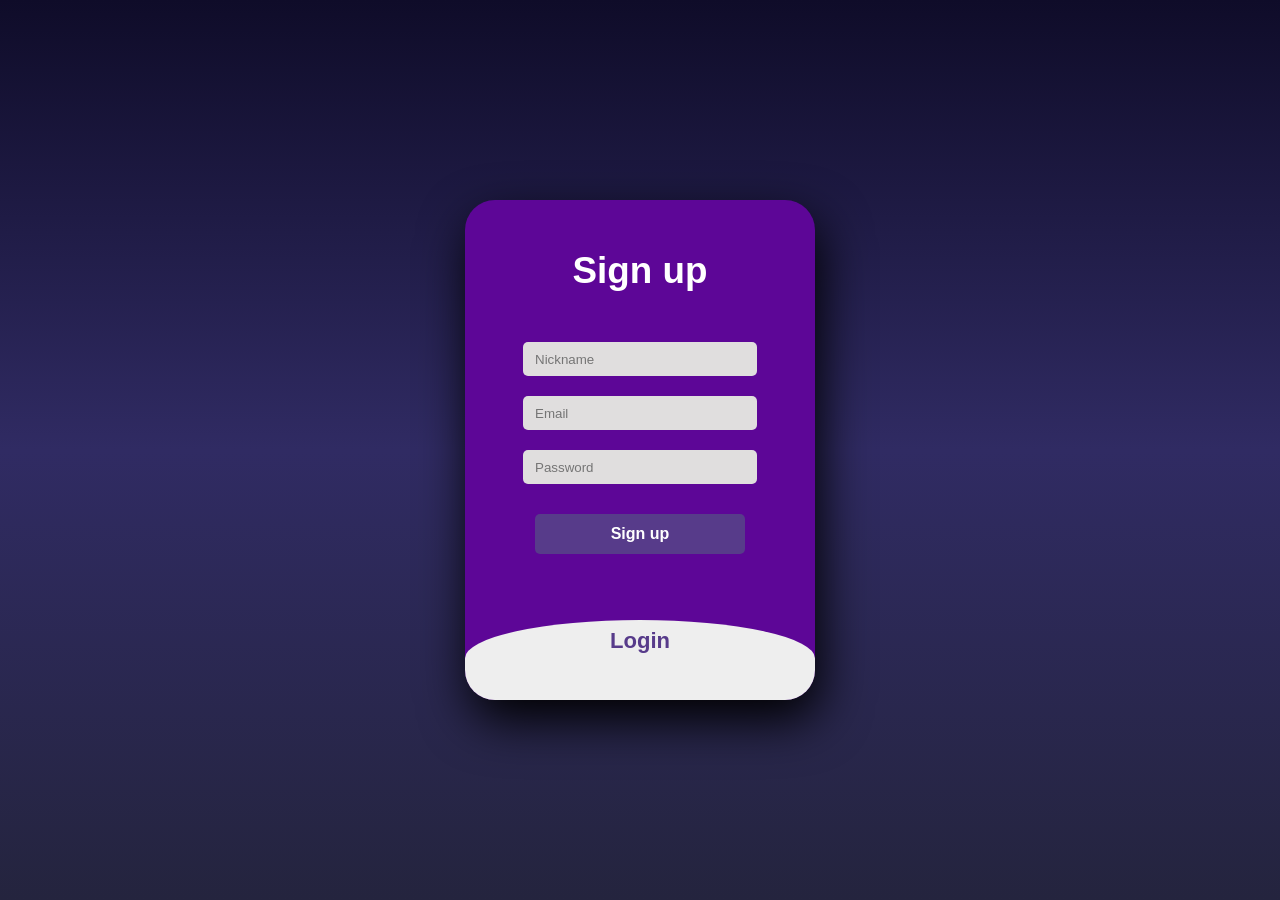
<file: static/authentication/index.html>
<!DOCTYPE html>
<html>
<head>
	<title>Slide Navbar</title>
	<link rel="stylesheet" type="text/css" href="/static/authentication/style.css">
</head>
<body>
	<div class="main">  	
		<input type="checkbox" id="chk" aria-hidden="true">

			<div class="signup">
				<form>
					<label for="chk" aria-hidden="true">Sign up</label>
					<input type="text" name="nickname" placeholder="Nickname" required="">
					<input type="email" name="email" placeholder="Email" required="">
					<input type="password" name="pswd" placeholder="Password" required="">
					<button>Sign up</button>
				</form>
			</div>

			<div class="login">
				<form method="get" action="/register">
					<label for="chk" aria-hidden="true">Login</label>
					<input type="email" name="email" placeholder="Email" required="">
					<input type="password" name="pswd" placeholder="Password" required="">
                    <button id="submit" type="submit">Login</button>
				</form>
			</div>
	</div>
</body>
</html>
</file>
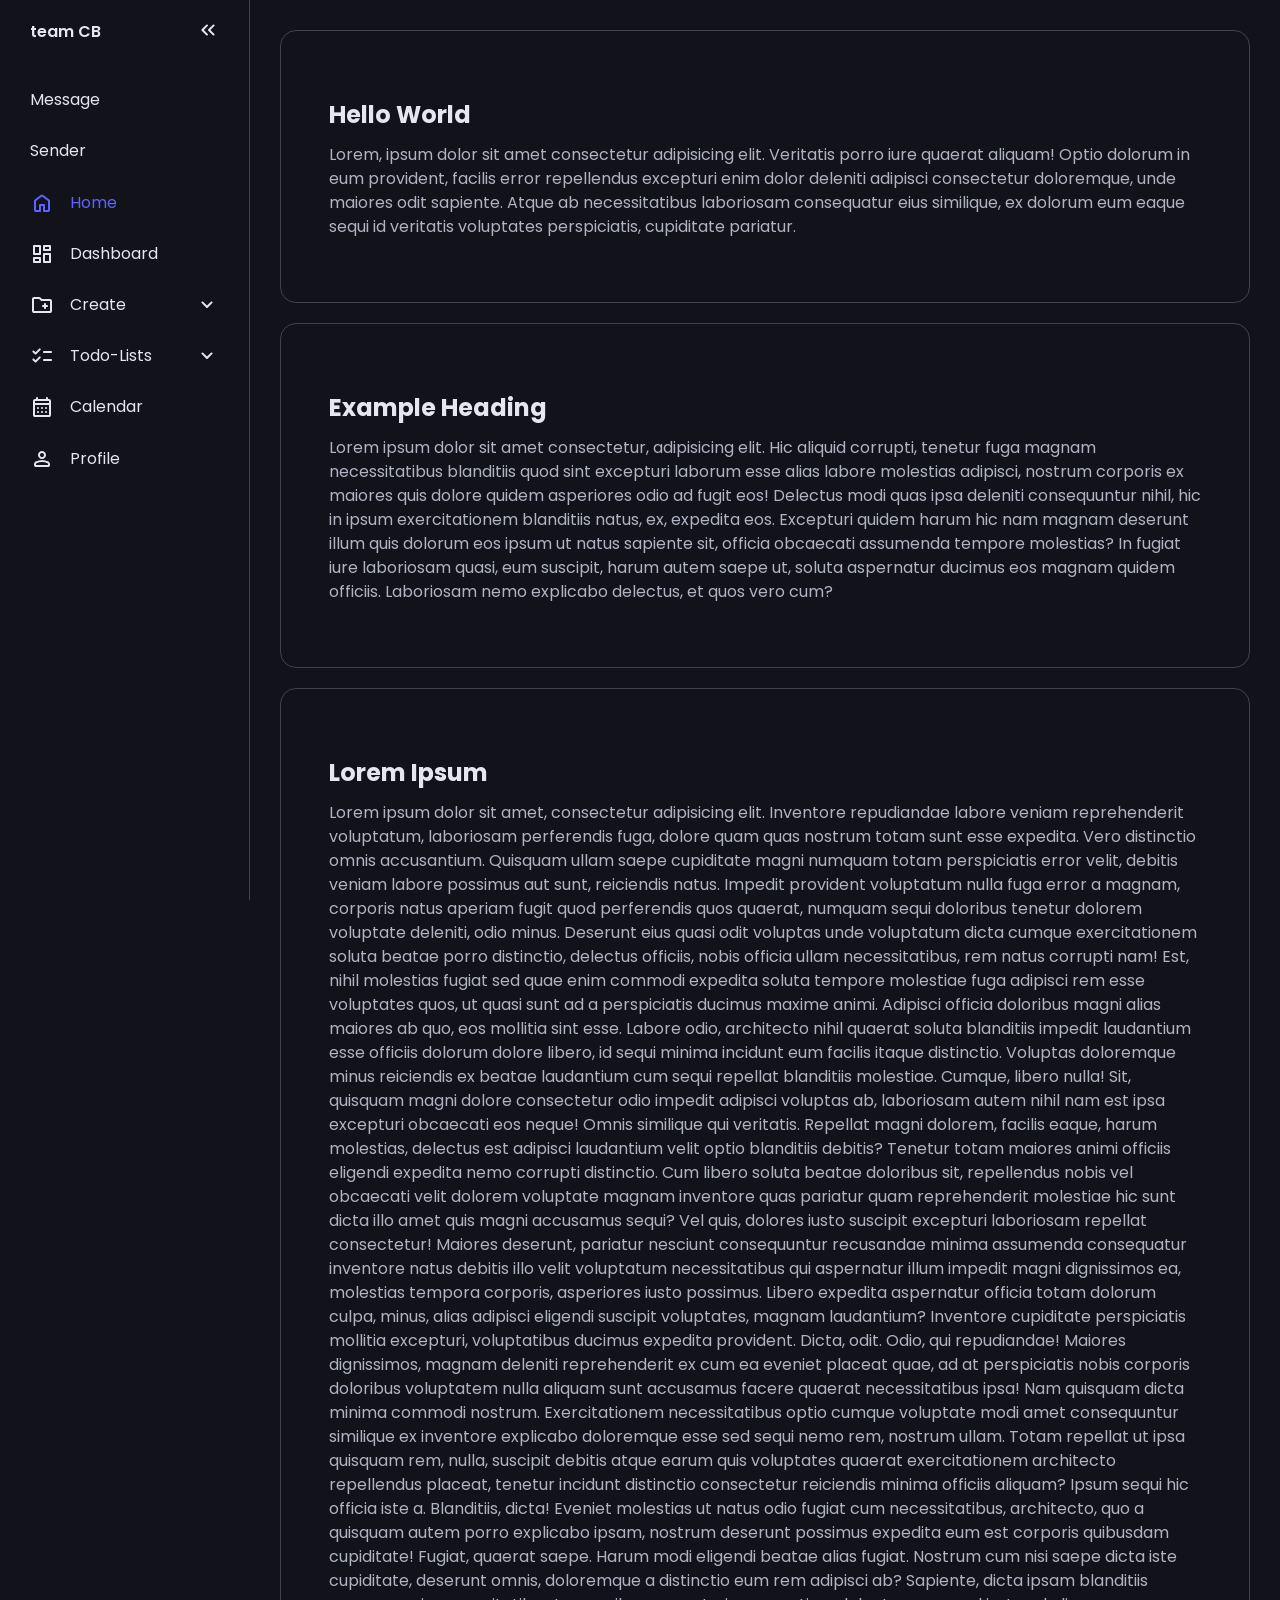
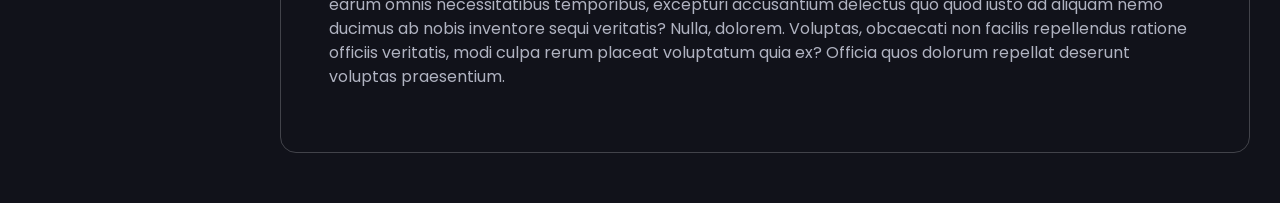
<file: static/sidebar-menu/index.html>
<!DOCTYPE html>
<html lang="en">
<head>
  <meta charset="UTF-8">
  <meta name="viewport" content="width=device-width, initial-scale=1.0">
  <title>Home</title>
  <link rel="stylesheet" href="style.css">
  <link rel="stylesheet" href="message.css">
  <script type="text/javascript" src="app.js" defer></script>
  <script type="text/javascript" src="message.js" defer></script>
</head>
<body>
  <nav id="sidebar">
    <ul>
      <li>
        <span class="logo">team CB</span>
        <button onclick=toggleSidebar() id="toggle-btn">
          <svg xmlns="http://www.w3.org/2000/svg" height="24px" viewBox="0 -960 960 960" width="24px" fill="#e8eaed"><path d="m313-480 155 156q11 11 11.5 27.5T468-268q-11 11-28 11t-28-11L228-452q-6-6-8.5-13t-2.5-15q0-8 2.5-15t8.5-13l184-184q11-11 27.5-11.5T468-692q11 11 11 28t-11 28L313-480Zm264 0 155 156q11 11 11.5 27.5T732-268q-11 11-28 11t-28-11L492-452q-6-6-8.5-13t-2.5-15q0-8 2.5-15t8.5-13l184-184q11-11 27.5-11.5T732-692q11 11 11 28t-11 28L577-480Z"/></svg>
        </button>
      </li>
      <li>
        <a href="#" onclick="launch_toast()">
          <span>Message</span>
        </a>
      </li>
      <li>
        <a href="#" onclick="send_post()">
          <span>Sender</span>
        </a>
      </li>
      <li class="active">
        <a href="index.html">
          <svg xmlns="http://www.w3.org/2000/svg" height="24px" viewBox="0 -960 960 960" width="24px" fill="#e8eaed"><path d="M240-200h120v-200q0-17 11.5-28.5T400-440h160q17 0 28.5 11.5T600-400v200h120v-360L480-740 240-560v360Zm-80 0v-360q0-19 8.5-36t23.5-28l240-180q21-16 48-16t48 16l240 180q15 11 23.5 28t8.5 36v360q0 33-23.5 56.5T720-120H560q-17 0-28.5-11.5T520-160v-200h-80v200q0 17-11.5 28.5T400-120H240q-33 0-56.5-23.5T160-200Zm320-270Z"/></svg>
          <span>Home</span>
        </a>
      </li>
      <li>
        <a href="dashboard.html">
          <svg xmlns="http://www.w3.org/2000/svg" height="24px" viewBox="0 -960 960 960" width="24px" fill="#e8eaed"><path d="M520-640v-160q0-17 11.5-28.5T560-840h240q17 0 28.5 11.5T840-800v160q0 17-11.5 28.5T800-600H560q-17 0-28.5-11.5T520-640ZM120-480v-320q0-17 11.5-28.5T160-840h240q17 0 28.5 11.5T440-800v320q0 17-11.5 28.5T400-440H160q-17 0-28.5-11.5T120-480Zm400 320v-320q0-17 11.5-28.5T560-520h240q17 0 28.5 11.5T840-480v320q0 17-11.5 28.5T800-120H560q-17 0-28.5-11.5T520-160Zm-400 0v-160q0-17 11.5-28.5T160-360h240q17 0 28.5 11.5T440-320v160q0 17-11.5 28.5T400-120H160q-17 0-28.5-11.5T120-160Zm80-360h160v-240H200v240Zm400 320h160v-240H600v240Zm0-480h160v-80H600v80ZM200-200h160v-80H200v80Zm160-320Zm240-160Zm0 240ZM360-280Z"/></svg>
          <span>Dashboard</span>
        </a>
      </li>
      <li>
        <button onclick=toggleSubMenu(this) class="dropdown-btn">
          <svg xmlns="http://www.w3.org/2000/svg" height="24px" viewBox="0 -960 960 960" width="24px" fill="#e8eaed"><path d="M160-160q-33 0-56.5-23.5T80-240v-480q0-33 23.5-56.5T160-800h207q16 0 30.5 6t25.5 17l57 57h320q33 0 56.5 23.5T880-640v400q0 33-23.5 56.5T800-160H160Zm0-80h640v-400H447l-80-80H160v480Zm0 0v-480 480Zm400-160v40q0 17 11.5 28.5T600-320q17 0 28.5-11.5T640-360v-40h40q17 0 28.5-11.5T720-440q0-17-11.5-28.5T680-480h-40v-40q0-17-11.5-28.5T600-560q-17 0-28.5 11.5T560-520v40h-40q-17 0-28.5 11.5T480-440q0 17 11.5 28.5T520-400h40Z"/></svg>
          <span>Create</span>
          <svg xmlns="http://www.w3.org/2000/svg" height="24px" viewBox="0 -960 960 960" width="24px" fill="#e8eaed"><path d="M480-361q-8 0-15-2.5t-13-8.5L268-556q-11-11-11-28t11-28q11-11 28-11t28 11l156 156 156-156q11-11 28-11t28 11q11 11 11 28t-11 28L508-372q-6 6-13 8.5t-15 2.5Z"/></svg>
        </button>
        <ul class="sub-menu">
          <div>
            <li><a href="#">Folder</a></li>
            <li><a href="#">Document</a></li>
            <li><a href="#">Project</a></li>
          </div>
        </ul>
      </li>
      <li>
        <button onclick=toggleSubMenu(this) class="dropdown-btn">
          <svg xmlns="http://www.w3.org/2000/svg" height="24px" viewBox="0 -960 960 960" width="24px" fill="#e8eaed"><path d="m221-313 142-142q12-12 28-11.5t28 12.5q11 12 11 28t-11 28L250-228q-12 12-28 12t-28-12l-86-86q-11-11-11-28t11-28q11-11 28-11t28 11l57 57Zm0-320 142-142q12-12 28-11.5t28 12.5q11 12 11 28t-11 28L250-548q-12 12-28 12t-28-12l-86-86q-11-11-11-28t11-28q11-11 28-11t28 11l57 57Zm339 353q-17 0-28.5-11.5T520-320q0-17 11.5-28.5T560-360h280q17 0 28.5 11.5T880-320q0 17-11.5 28.5T840-280H560Zm0-320q-17 0-28.5-11.5T520-640q0-17 11.5-28.5T560-680h280q17 0 28.5 11.5T880-640q0 17-11.5 28.5T840-600H560Z"/></svg>
          <span>Todo-Lists</span>
          <svg xmlns="http://www.w3.org/2000/svg" height="24px" viewBox="0 -960 960 960" width="24px" fill="#e8eaed"><path d="M480-361q-8 0-15-2.5t-13-8.5L268-556q-11-11-11-28t11-28q11-11 28-11t28 11l156 156 156-156q11-11 28-11t28 11q11 11 11 28t-11 28L508-372q-6 6-13 8.5t-15 2.5Z"/></svg>
        </button>
        <ul class="sub-menu">
          <div>
            <li><a href="#">Work</a></li>
            <li><a href="#">Private</a></li>
            <li><a href="#">Coding</a></li>
            <li><a href="#">Gardening</a></li>
            <li><a href="#">School</a></li>
          </div>
        </ul>
      </li>
      <li>
        <a href="calendar.html">
          <svg xmlns="http://www.w3.org/2000/svg" height="24px" viewBox="0 -960 960 960" width="24px" fill="#e8eaed"><path d="M200-80q-33 0-56.5-23.5T120-160v-560q0-33 23.5-56.5T200-800h40v-40q0-17 11.5-28.5T280-880q17 0 28.5 11.5T320-840v40h320v-40q0-17 11.5-28.5T680-880q17 0 28.5 11.5T720-840v40h40q33 0 56.5 23.5T840-720v560q0 33-23.5 56.5T760-80H200Zm0-80h560v-400H200v400Zm0-480h560v-80H200v80Zm0 0v-80 80Zm280 240q-17 0-28.5-11.5T440-440q0-17 11.5-28.5T480-480q17 0 28.5 11.5T520-440q0 17-11.5 28.5T480-400Zm-160 0q-17 0-28.5-11.5T280-440q0-17 11.5-28.5T320-480q17 0 28.5 11.5T360-440q0 17-11.5 28.5T320-400Zm320 0q-17 0-28.5-11.5T600-440q0-17 11.5-28.5T640-480q17 0 28.5 11.5T680-440q0 17-11.5 28.5T640-400ZM480-240q-17 0-28.5-11.5T440-280q0-17 11.5-28.5T480-320q17 0 28.5 11.5T520-280q0 17-11.5 28.5T480-240Zm-160 0q-17 0-28.5-11.5T280-280q0-17 11.5-28.5T320-320q17 0 28.5 11.5T360-280q0 17-11.5 28.5T320-240Zm320 0q-17 0-28.5-11.5T600-280q0-17 11.5-28.5T640-320q17 0 28.5 11.5T680-280q0 17-11.5 28.5T640-240Z"/></svg>
          <span>Calendar</span>
        </a>
      </li>
      <li>
        <a href="profile.html">
          <svg xmlns="http://www.w3.org/2000/svg" height="24px" viewBox="0 -960 960 960" width="24px" fill="#e8eaed"><path d="M480-480q-66 0-113-47t-47-113q0-66 47-113t113-47q66 0 113 47t47 113q0 66-47 113t-113 47ZM160-240v-32q0-34 17.5-62.5T224-378q62-31 126-46.5T480-440q66 0 130 15.5T736-378q29 15 46.5 43.5T800-272v32q0 33-23.5 56.5T720-160H240q-33 0-56.5-23.5T160-240Zm80 0h480v-32q0-11-5.5-20T700-306q-54-27-109-40.5T480-360q-56 0-111 13.5T260-306q-9 5-14.5 14t-5.5 20v32Zm240-320q33 0 56.5-23.5T560-640q0-33-23.5-56.5T480-720q-33 0-56.5 23.5T400-640q0 33 23.5 56.5T480-560Zm0-80Zm0 400Z"/></svg>
          <span>Profile</span>
        </a>
      </li>
    </ul>
  </nav>

  <div id="toast"><div id="img">Icon</div><div id="desc">A notification message..</div></div>

  <main>
    <div class="container">
      <h2>Hello World</h2>
      <p>Lorem, ipsum dolor sit amet consectetur adipisicing elit. Veritatis porro iure quaerat aliquam! Optio dolorum in eum provident, facilis error repellendus excepturi enim dolor deleniti adipisci consectetur doloremque, unde maiores odit sapiente. Atque ab necessitatibus laboriosam consequatur eius similique, ex dolorum eum eaque sequi id veritatis voluptates perspiciatis, cupiditate pariatur.</p>
    </div>
    <div class="container">
      <h2>Example Heading</h2>
      <p>Lorem ipsum dolor sit amet consectetur, adipisicing elit. Hic aliquid corrupti, tenetur fuga magnam necessitatibus blanditiis quod sint excepturi laborum esse alias labore molestias adipisci, nostrum corporis ex maiores quis dolore quidem asperiores odio ad fugit eos! Delectus modi quas ipsa deleniti consequuntur nihil, hic in ipsum exercitationem blanditiis natus, ex, expedita eos. Excepturi quidem harum hic nam magnam deserunt illum quis dolorum eos ipsum ut natus sapiente sit, officia obcaecati assumenda tempore molestias? In fugiat iure laboriosam quasi, eum suscipit, harum autem saepe ut, soluta aspernatur ducimus eos magnam quidem officiis. Laboriosam nemo explicabo delectus, et quos vero cum?</p>
    </div>
    <div class="container">
      <h2>Lorem Ipsum</h2>
      <p>Lorem ipsum dolor sit amet, consectetur adipisicing elit. Inventore repudiandae labore veniam reprehenderit voluptatum, laboriosam perferendis fuga, dolore quam quas nostrum totam sunt esse expedita. Vero distinctio omnis accusantium. Quisquam ullam saepe cupiditate magni numquam totam perspiciatis error velit, debitis veniam labore possimus aut sunt, reiciendis natus. Impedit provident voluptatum nulla fuga error a magnam, corporis natus aperiam fugit quod perferendis quos quaerat, numquam sequi doloribus tenetur dolorem voluptate deleniti, odio minus. Deserunt eius quasi odit voluptas unde voluptatum dicta cumque exercitationem soluta beatae porro distinctio, delectus officiis, nobis officia ullam necessitatibus, rem natus corrupti nam! Est, nihil molestias fugiat sed quae enim commodi expedita soluta tempore molestiae fuga adipisci rem esse voluptates quos, ut quasi sunt ad a perspiciatis ducimus maxime animi. Adipisci officia doloribus magni alias maiores ab quo, eos mollitia sint esse. Labore odio, architecto nihil quaerat soluta blanditiis impedit laudantium esse officiis dolorum dolore libero, id sequi minima incidunt eum facilis itaque distinctio. Voluptas doloremque minus reiciendis ex beatae laudantium cum sequi repellat blanditiis molestiae. Cumque, libero nulla! Sit, quisquam magni dolore consectetur odio impedit adipisci voluptas ab, laboriosam autem nihil nam est ipsa excepturi obcaecati eos neque! Omnis similique qui veritatis. Repellat magni dolorem, facilis eaque, harum molestias, delectus est adipisci laudantium velit optio blanditiis debitis? Tenetur totam maiores animi officiis eligendi expedita nemo corrupti distinctio. Cum libero soluta beatae doloribus sit, repellendus nobis vel obcaecati velit dolorem voluptate magnam inventore quas pariatur quam reprehenderit molestiae hic sunt dicta illo amet quis magni accusamus sequi? Vel quis, dolores iusto suscipit excepturi laboriosam repellat consectetur! Maiores deserunt, pariatur nesciunt consequuntur recusandae minima assumenda consequatur inventore natus debitis illo velit voluptatum necessitatibus qui aspernatur illum impedit magni dignissimos ea, molestias tempora corporis, asperiores iusto possimus. Libero expedita aspernatur officia totam dolorum culpa, minus, alias adipisci eligendi suscipit voluptates, magnam laudantium? Inventore cupiditate perspiciatis mollitia excepturi, voluptatibus ducimus expedita provident. Dicta, odit. Odio, qui repudiandae! Maiores dignissimos, magnam deleniti reprehenderit ex cum ea eveniet placeat quae, ad at perspiciatis nobis corporis doloribus voluptatem nulla aliquam sunt accusamus facere quaerat necessitatibus ipsa! Nam quisquam dicta minima commodi nostrum. Exercitationem necessitatibus optio cumque voluptate modi amet consequuntur similique ex inventore explicabo doloremque esse sed sequi nemo rem, nostrum ullam. Totam repellat ut ipsa quisquam rem, nulla, suscipit debitis atque earum quis voluptates quaerat exercitationem architecto repellendus placeat, tenetur incidunt distinctio consectetur reiciendis minima officiis aliquam? Ipsum sequi hic officia iste a. Blanditiis, dicta! Eveniet molestias ut natus odio fugiat cum necessitatibus, architecto, quo a quisquam autem porro explicabo ipsam, nostrum deserunt possimus expedita eum est corporis quibusdam cupiditate! Fugiat, quaerat saepe. Harum modi eligendi beatae alias fugiat. Nostrum cum nisi saepe dicta iste cupiditate, deserunt omnis, doloremque a distinctio eum rem adipisci ab? Sapiente, dicta ipsam blanditiis earum omnis necessitatibus temporibus, excepturi accusantium delectus quo quod iusto ad aliquam nemo ducimus ab nobis inventore sequi veritatis? Nulla, dolorem. Voluptas, obcaecati non facilis repellendus ratione officiis veritatis, modi culpa rerum placeat voluptatum quia ex? Officia quos dolorum repellat deserunt voluptas praesentium.</p>
    </div>
  </main>
</body>
</html>
</file>
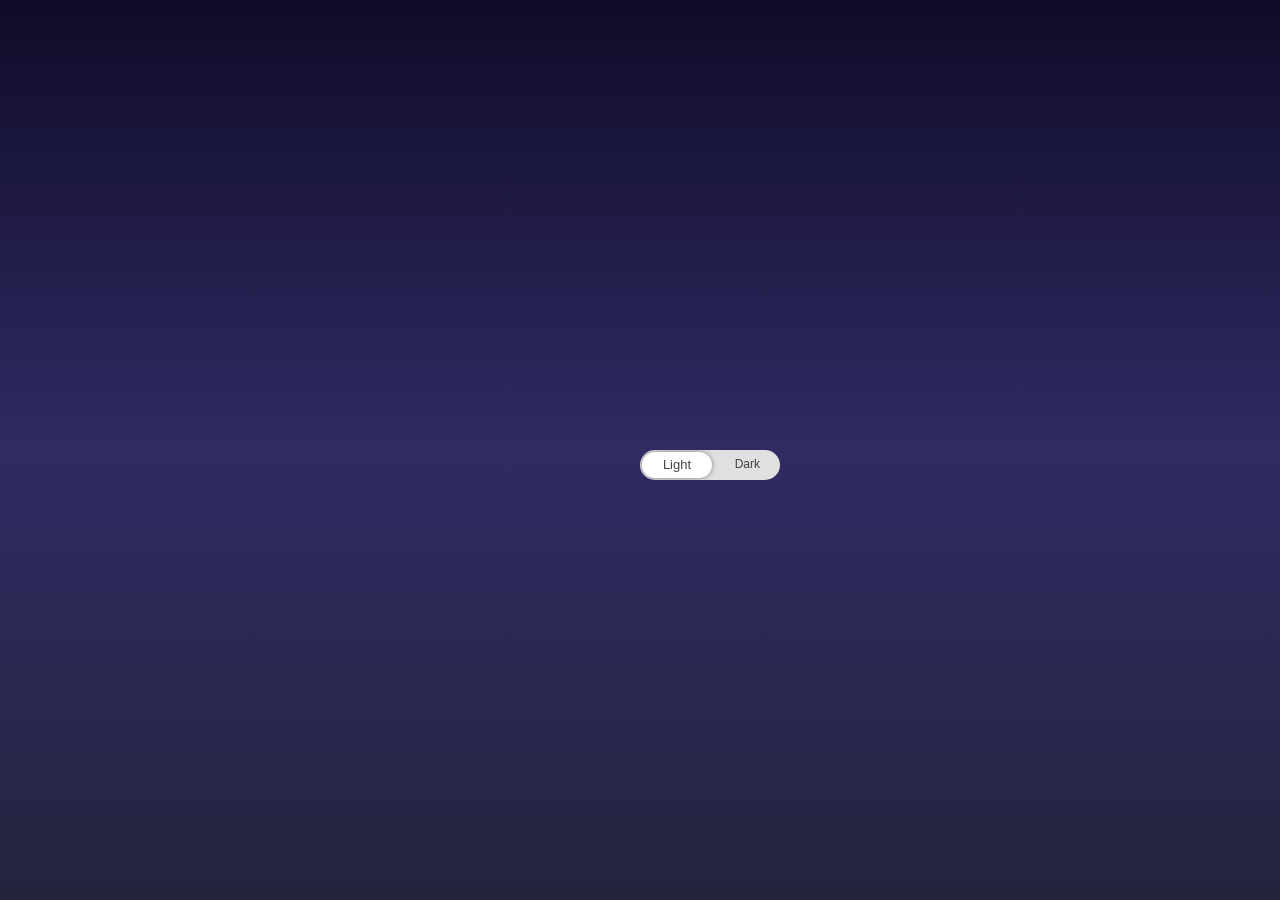
<file: static/tests/index.html>
<!DOCTYPE html>
<html>
    <head>
        <title></title>
        <link rel="stylesheet" type="text/css" href="style.css">
    </head>
    <body>
    
        <div class="btn-container">
            <label class="btn-color-mode-switch">
                <input type="checkbox" name="color_mode" id="color_mode" value="1">
                <label for="color_mode" data-on="Dark" data-off="Light" class="btn-color-mode-switch-inner"></label>
            </label>
        </div>
    
        <script type="text/javascript" src="script.js"></script>
        
    </body>
</html>
</file>
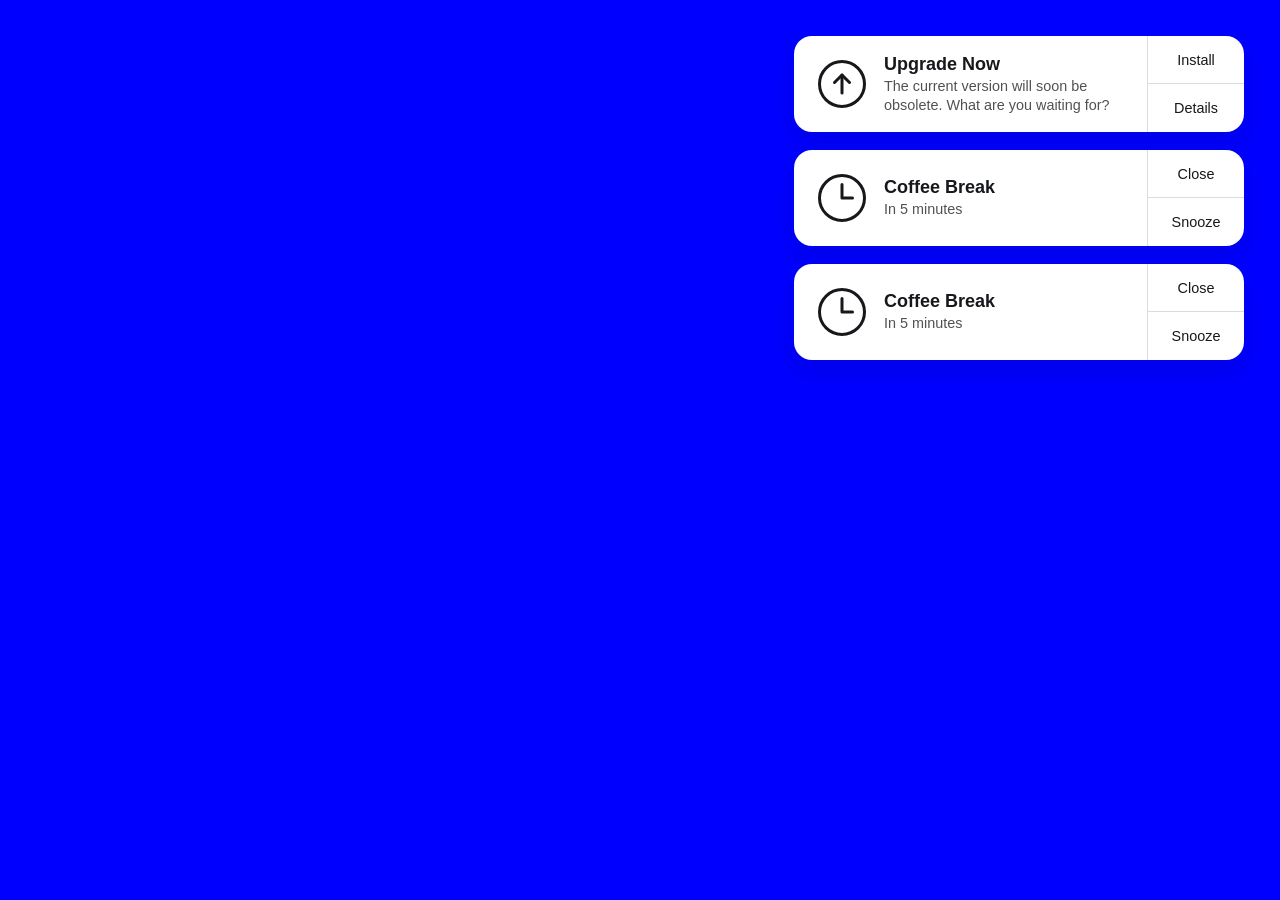
<file: static/sidebar-menu/alert-messages/index.html>
<!DOCTYPE html>
<html lang="en">
<head>
  <meta charset="UTF-8">
  <meta name="viewport" content="width=device-width, initial-scale=1.0">
  <title>Home</title>
  <link rel="stylesheet" href="style.css">
  <script type="text/javascript" src="app.js" defer></script>
</head>
<body style="background-color: blue;">

    <svg display="none">
        <symbol id="clock" viewBox="0 0 32 32" >
          <circle r="15" cx="16" cy="16" fill="none" stroke="currentColor" stroke-width="2" />
          <polyline points="16,7 16,16 23,16" fill="none" stroke="currentColor" stroke-width="2" stroke-linecap="round" stroke-linejoin="round" />
        </symbol>
        <symbol id="error" viewBox="0 0 32 32" >
          <circle r="15" cx="16" cy="16" fill="none" stroke="hsl(13,90%,55%)" stroke-width="2" />
          <line x1="10" y1="10" x2="22" y2="22" stroke="hsl(13,90%,55%)" stroke-width="2" stroke-linecap="round" />
          <line x1="22" y1="10" x2="10" y2="22" stroke="hsl(13,90%,55%)" stroke-width="2" stroke-linecap="round" />
        </symbol>
        <symbol id="message" viewBox="0 0 32 32" >
          <polygon points="1,6 31,6 31,26 1,26" fill="none" stroke="currentColor" stroke-width="2" stroke-linecap="round" stroke-linejoin="round" />
          <polyline points="1,6 16,18 31,6" fill="none" stroke="currentColor" stroke-width="2" stroke-linecap="round" stroke-linejoin="round" />
        </symbol>
        <symbol id="success" viewBox="0 0 32 32" >
          <circle r="15" cx="16" cy="16" fill="none" stroke="hsl(93,90%,40%)" stroke-width="2" />
          <polyline points="9,18 13,22 23,12" fill="none" stroke="hsl(93,90%,40%)" stroke-width="2" stroke-linecap="round" stroke-linejoin="round" />
        </symbol>
        <symbol id="up" viewBox="0 0 32 32" >
          <circle r="15" cx="16" cy="16" fill="none" stroke="currentColor" stroke-width="2" />
          <polyline points="11,15 16,10 21,15" fill="none" stroke="currentColor" stroke-width="2" stroke-linecap="round" stroke-linejoin="round" />
          <line x1="16" y1="10" x2="16" y2="22" stroke="currentColor" stroke-width="2" stroke-linecap="round" />
        </symbol>
        <symbol id="warning" viewBox="0 0 32 32" >
          <polygon points="16,1 31,31 1,31" fill="none" stroke="hsl(33,90%,55%)" stroke-width="2" stroke-linecap="round" stroke-linejoin="round" />
          <line x1="16" y1="12" x2="16" y2="20" stroke="hsl(33,90%,55%)" stroke-width="2" stroke-linecap="round" />
          <line x1="16" y1="25" x2="16" y2="25" stroke="hsl(33,90%,55%)" stroke-width="3" stroke-linecap="round" />
        </symbol>
      </svg>

      <svg>
      <symbol id="message" viewBox="0 0 32 32" >
        <polygon points="1,6 31,6 31,26 1,26" fill="none" stroke="currentColor" stroke-width="2" stroke-linecap="round" stroke-linejoin="round" />
        <polyline points="1,6 16,18 31,6" fill="none" stroke="currentColor" stroke-width="2" stroke-linecap="round" stroke-linejoin="round" />
      </symbol>
    </svg>
</body>
</html>
</file>
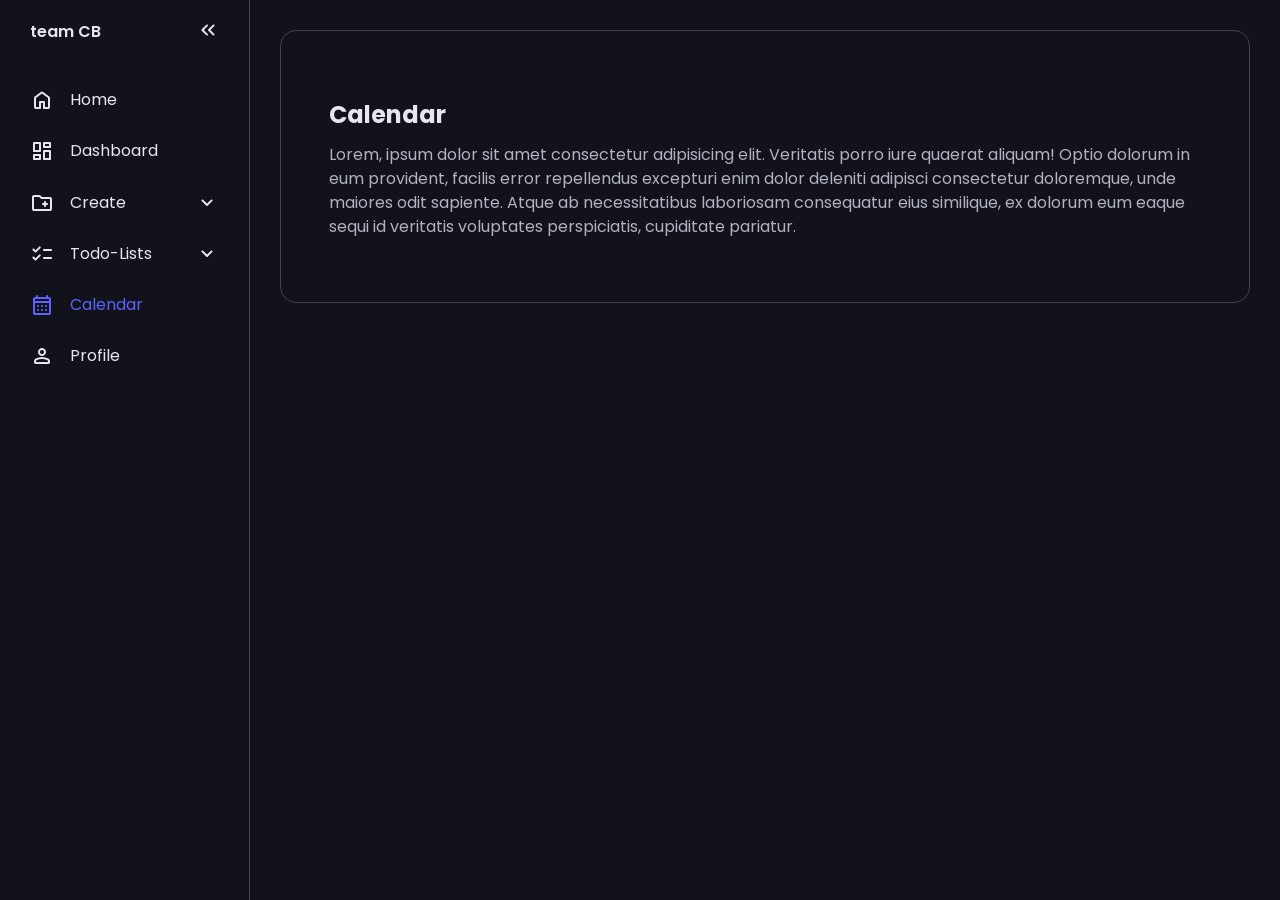
<file: static/sidebar-menu/calendar.html>
<!DOCTYPE html>
<html lang="en">
<head>
  <meta charset="UTF-8">
  <meta name="viewport" content="width=device-width, initial-scale=1.0">
  <title>Calendar</title>
  <link rel="stylesheet" href="style.css">
  <script type="text/javascript" src="app.js" defer></script>
</head>
<body>
  <nav id="sidebar">
    <ul>
      <li>
        <span class="logo">team CB</span>
        <button onclick=toggleSidebar() id="toggle-btn">
          <svg xmlns="http://www.w3.org/2000/svg" height="24px" viewBox="0 -960 960 960" width="24px" fill="#e8eaed"><path d="m313-480 155 156q11 11 11.5 27.5T468-268q-11 11-28 11t-28-11L228-452q-6-6-8.5-13t-2.5-15q0-8 2.5-15t8.5-13l184-184q11-11 27.5-11.5T468-692q11 11 11 28t-11 28L313-480Zm264 0 155 156q11 11 11.5 27.5T732-268q-11 11-28 11t-28-11L492-452q-6-6-8.5-13t-2.5-15q0-8 2.5-15t8.5-13l184-184q11-11 27.5-11.5T732-692q11 11 11 28t-11 28L577-480Z"/></svg>
        </button>
      </li>
      <li>
        <a href="index.html">
          <svg xmlns="http://www.w3.org/2000/svg" height="24px" viewBox="0 -960 960 960" width="24px" fill="#e8eaed"><path d="M240-200h120v-200q0-17 11.5-28.5T400-440h160q17 0 28.5 11.5T600-400v200h120v-360L480-740 240-560v360Zm-80 0v-360q0-19 8.5-36t23.5-28l240-180q21-16 48-16t48 16l240 180q15 11 23.5 28t8.5 36v360q0 33-23.5 56.5T720-120H560q-17 0-28.5-11.5T520-160v-200h-80v200q0 17-11.5 28.5T400-120H240q-33 0-56.5-23.5T160-200Zm320-270Z"/></svg>
          <span>Home</span>
        </a>
      </li>
      <li>
        <a href="dashboard.html">
          <svg xmlns="http://www.w3.org/2000/svg" height="24px" viewBox="0 -960 960 960" width="24px" fill="#e8eaed"><path d="M520-640v-160q0-17 11.5-28.5T560-840h240q17 0 28.5 11.5T840-800v160q0 17-11.5 28.5T800-600H560q-17 0-28.5-11.5T520-640ZM120-480v-320q0-17 11.5-28.5T160-840h240q17 0 28.5 11.5T440-800v320q0 17-11.5 28.5T400-440H160q-17 0-28.5-11.5T120-480Zm400 320v-320q0-17 11.5-28.5T560-520h240q17 0 28.5 11.5T840-480v320q0 17-11.5 28.5T800-120H560q-17 0-28.5-11.5T520-160Zm-400 0v-160q0-17 11.5-28.5T160-360h240q17 0 28.5 11.5T440-320v160q0 17-11.5 28.5T400-120H160q-17 0-28.5-11.5T120-160Zm80-360h160v-240H200v240Zm400 320h160v-240H600v240Zm0-480h160v-80H600v80ZM200-200h160v-80H200v80Zm160-320Zm240-160Zm0 240ZM360-280Z"/></svg>
          <span>Dashboard</span>
        </a>
      </li>
      <li>
        <button onclick=toggleSubMenu(this) class="dropdown-btn">
          <svg xmlns="http://www.w3.org/2000/svg" height="24px" viewBox="0 -960 960 960" width="24px" fill="#e8eaed"><path d="M160-160q-33 0-56.5-23.5T80-240v-480q0-33 23.5-56.5T160-800h207q16 0 30.5 6t25.5 17l57 57h320q33 0 56.5 23.5T880-640v400q0 33-23.5 56.5T800-160H160Zm0-80h640v-400H447l-80-80H160v480Zm0 0v-480 480Zm400-160v40q0 17 11.5 28.5T600-320q17 0 28.5-11.5T640-360v-40h40q17 0 28.5-11.5T720-440q0-17-11.5-28.5T680-480h-40v-40q0-17-11.5-28.5T600-560q-17 0-28.5 11.5T560-520v40h-40q-17 0-28.5 11.5T480-440q0 17 11.5 28.5T520-400h40Z"/></svg>
          <span>Create</span>
          <svg xmlns="http://www.w3.org/2000/svg" height="24px" viewBox="0 -960 960 960" width="24px" fill="#e8eaed"><path d="M480-361q-8 0-15-2.5t-13-8.5L268-556q-11-11-11-28t11-28q11-11 28-11t28 11l156 156 156-156q11-11 28-11t28 11q11 11 11 28t-11 28L508-372q-6 6-13 8.5t-15 2.5Z"/></svg>
        </button>
        <ul class="sub-menu">
          <div>
            <li><a href="#">Folder</a></li>
            <li><a href="#">Document</a></li>
            <li><a href="#">Project</a></li>
          </div>
        </ul>
      </li>
      <li>
        <button onclick=toggleSubMenu(this) class="dropdown-btn">
          <svg xmlns="http://www.w3.org/2000/svg" height="24px" viewBox="0 -960 960 960" width="24px" fill="#e8eaed"><path d="m221-313 142-142q12-12 28-11.5t28 12.5q11 12 11 28t-11 28L250-228q-12 12-28 12t-28-12l-86-86q-11-11-11-28t11-28q11-11 28-11t28 11l57 57Zm0-320 142-142q12-12 28-11.5t28 12.5q11 12 11 28t-11 28L250-548q-12 12-28 12t-28-12l-86-86q-11-11-11-28t11-28q11-11 28-11t28 11l57 57Zm339 353q-17 0-28.5-11.5T520-320q0-17 11.5-28.5T560-360h280q17 0 28.5 11.5T880-320q0 17-11.5 28.5T840-280H560Zm0-320q-17 0-28.5-11.5T520-640q0-17 11.5-28.5T560-680h280q17 0 28.5 11.5T880-640q0 17-11.5 28.5T840-600H560Z"/></svg>
          <span>Todo-Lists</span>
          <svg xmlns="http://www.w3.org/2000/svg" height="24px" viewBox="0 -960 960 960" width="24px" fill="#e8eaed"><path d="M480-361q-8 0-15-2.5t-13-8.5L268-556q-11-11-11-28t11-28q11-11 28-11t28 11l156 156 156-156q11-11 28-11t28 11q11 11 11 28t-11 28L508-372q-6 6-13 8.5t-15 2.5Z"/></svg>
        </button>
        <ul class="sub-menu">
          <div>
            <li><a href="#">Work</a></li>
            <li><a href="#">Private</a></li>
            <li><a href="#">Coding</a></li>
            <li><a href="#">Gardening</a></li>
            <li><a href="#">School</a></li>
          </div>
        </ul>
      </li>
      <li class="active">
        <a href="calendar.html">
          <svg xmlns="http://www.w3.org/2000/svg" height="24px" viewBox="0 -960 960 960" width="24px" fill="#e8eaed"><path d="M200-80q-33 0-56.5-23.5T120-160v-560q0-33 23.5-56.5T200-800h40v-40q0-17 11.5-28.5T280-880q17 0 28.5 11.5T320-840v40h320v-40q0-17 11.5-28.5T680-880q17 0 28.5 11.5T720-840v40h40q33 0 56.5 23.5T840-720v560q0 33-23.5 56.5T760-80H200Zm0-80h560v-400H200v400Zm0-480h560v-80H200v80Zm0 0v-80 80Zm280 240q-17 0-28.5-11.5T440-440q0-17 11.5-28.5T480-480q17 0 28.5 11.5T520-440q0 17-11.5 28.5T480-400Zm-160 0q-17 0-28.5-11.5T280-440q0-17 11.5-28.5T320-480q17 0 28.5 11.5T360-440q0 17-11.5 28.5T320-400Zm320 0q-17 0-28.5-11.5T600-440q0-17 11.5-28.5T640-480q17 0 28.5 11.5T680-440q0 17-11.5 28.5T640-400ZM480-240q-17 0-28.5-11.5T440-280q0-17 11.5-28.5T480-320q17 0 28.5 11.5T520-280q0 17-11.5 28.5T480-240Zm-160 0q-17 0-28.5-11.5T280-280q0-17 11.5-28.5T320-320q17 0 28.5 11.5T360-280q0 17-11.5 28.5T320-240Zm320 0q-17 0-28.5-11.5T600-280q0-17 11.5-28.5T640-320q17 0 28.5 11.5T680-280q0 17-11.5 28.5T640-240Z"/></svg>
          <span>Calendar</span>
        </a>
      </li>
      <li>
        <a href="profile.html">
          <svg xmlns="http://www.w3.org/2000/svg" height="24px" viewBox="0 -960 960 960" width="24px" fill="#e8eaed"><path d="M480-480q-66 0-113-47t-47-113q0-66 47-113t113-47q66 0 113 47t47 113q0 66-47 113t-113 47ZM160-240v-32q0-34 17.5-62.5T224-378q62-31 126-46.5T480-440q66 0 130 15.5T736-378q29 15 46.5 43.5T800-272v32q0 33-23.5 56.5T720-160H240q-33 0-56.5-23.5T160-240Zm80 0h480v-32q0-11-5.5-20T700-306q-54-27-109-40.5T480-360q-56 0-111 13.5T260-306q-9 5-14.5 14t-5.5 20v32Zm240-320q33 0 56.5-23.5T560-640q0-33-23.5-56.5T480-720q-33 0-56.5 23.5T400-640q0 33 23.5 56.5T480-560Zm0-80Zm0 400Z"/></svg>
          <span>Profile</span>
        </a>
      </li>
    </ul>
  </nav>
  <main>
    <div class="container">
      <h2>Calendar</h2>
      <p>Lorem, ipsum dolor sit amet consectetur adipisicing elit. Veritatis porro iure quaerat aliquam! Optio dolorum in eum provident, facilis error repellendus excepturi enim dolor deleniti adipisci consectetur doloremque, unde maiores odit sapiente. Atque ab necessitatibus laboriosam consequatur eius similique, ex dolorum eum eaque sequi id veritatis voluptates perspiciatis, cupiditate pariatur.</p>
    </div>
  </main>
</body>
</html>
</file>
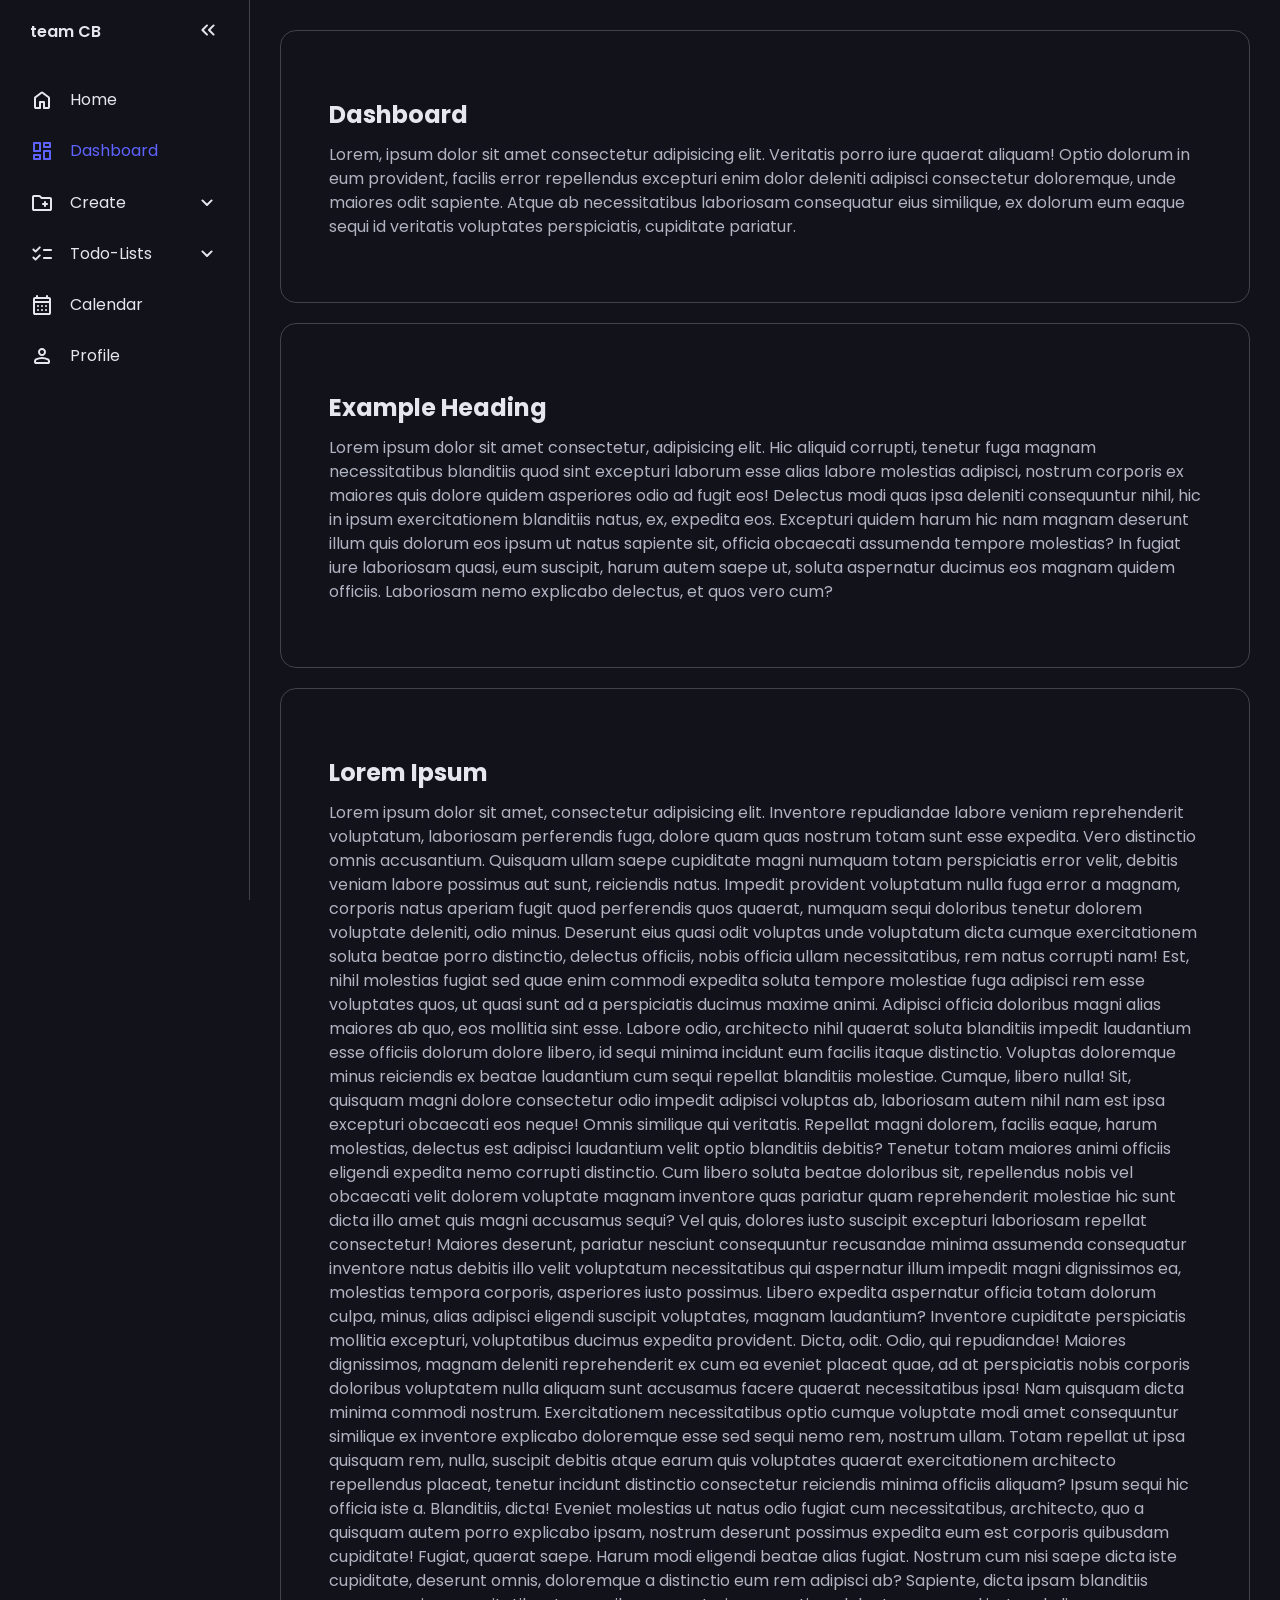
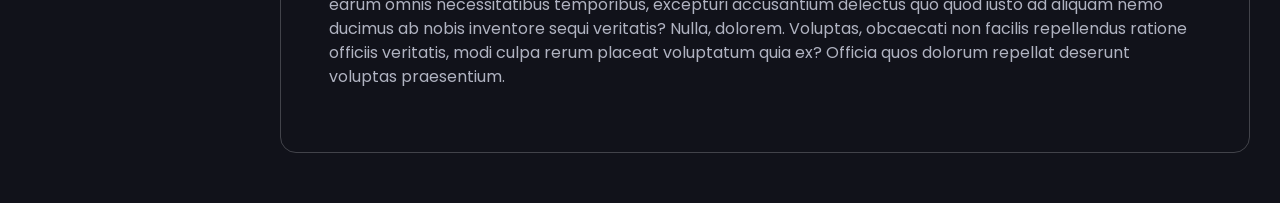
<file: static/sidebar-menu/dashboard.html>
<!DOCTYPE html>
<html lang="en">
<head>
  <meta charset="UTF-8">
  <meta name="viewport" content="width=device-width, initial-scale=1.0">
  <title>Dashboard</title>
  <link rel="stylesheet" href="style.css">
  <script type="text/javascript" src="app.js" defer></script>
</head>
<body>
  <nav id="sidebar">
    <ul>
      <li>
        <span class="logo">team CB</span>
        <button onclick=toggleSidebar() id="toggle-btn">
          <svg xmlns="http://www.w3.org/2000/svg" height="24px" viewBox="0 -960 960 960" width="24px" fill="#e8eaed"><path d="m313-480 155 156q11 11 11.5 27.5T468-268q-11 11-28 11t-28-11L228-452q-6-6-8.5-13t-2.5-15q0-8 2.5-15t8.5-13l184-184q11-11 27.5-11.5T468-692q11 11 11 28t-11 28L313-480Zm264 0 155 156q11 11 11.5 27.5T732-268q-11 11-28 11t-28-11L492-452q-6-6-8.5-13t-2.5-15q0-8 2.5-15t8.5-13l184-184q11-11 27.5-11.5T732-692q11 11 11 28t-11 28L577-480Z"/></svg>
        </button>
      </li>
      <li>
        <a href="index.html">
          <svg xmlns="http://www.w3.org/2000/svg" height="24px" viewBox="0 -960 960 960" width="24px" fill="#e8eaed"><path d="M240-200h120v-200q0-17 11.5-28.5T400-440h160q17 0 28.5 11.5T600-400v200h120v-360L480-740 240-560v360Zm-80 0v-360q0-19 8.5-36t23.5-28l240-180q21-16 48-16t48 16l240 180q15 11 23.5 28t8.5 36v360q0 33-23.5 56.5T720-120H560q-17 0-28.5-11.5T520-160v-200h-80v200q0 17-11.5 28.5T400-120H240q-33 0-56.5-23.5T160-200Zm320-270Z"/></svg>
          <span>Home</span>
        </a>
      </li>
      <li class="active">
        <a href="dashboard.html">
          <svg xmlns="http://www.w3.org/2000/svg" height="24px" viewBox="0 -960 960 960" width="24px" fill="#e8eaed"><path d="M520-640v-160q0-17 11.5-28.5T560-840h240q17 0 28.5 11.5T840-800v160q0 17-11.5 28.5T800-600H560q-17 0-28.5-11.5T520-640ZM120-480v-320q0-17 11.5-28.5T160-840h240q17 0 28.5 11.5T440-800v320q0 17-11.5 28.5T400-440H160q-17 0-28.5-11.5T120-480Zm400 320v-320q0-17 11.5-28.5T560-520h240q17 0 28.5 11.5T840-480v320q0 17-11.5 28.5T800-120H560q-17 0-28.5-11.5T520-160Zm-400 0v-160q0-17 11.5-28.5T160-360h240q17 0 28.5 11.5T440-320v160q0 17-11.5 28.5T400-120H160q-17 0-28.5-11.5T120-160Zm80-360h160v-240H200v240Zm400 320h160v-240H600v240Zm0-480h160v-80H600v80ZM200-200h160v-80H200v80Zm160-320Zm240-160Zm0 240ZM360-280Z"/></svg>
          <span>Dashboard</span>
        </a>
      </li>
      <li>
        <button onclick=toggleSubMenu(this) class="dropdown-btn">
          <svg xmlns="http://www.w3.org/2000/svg" height="24px" viewBox="0 -960 960 960" width="24px" fill="#e8eaed"><path d="M160-160q-33 0-56.5-23.5T80-240v-480q0-33 23.5-56.5T160-800h207q16 0 30.5 6t25.5 17l57 57h320q33 0 56.5 23.5T880-640v400q0 33-23.5 56.5T800-160H160Zm0-80h640v-400H447l-80-80H160v480Zm0 0v-480 480Zm400-160v40q0 17 11.5 28.5T600-320q17 0 28.5-11.5T640-360v-40h40q17 0 28.5-11.5T720-440q0-17-11.5-28.5T680-480h-40v-40q0-17-11.5-28.5T600-560q-17 0-28.5 11.5T560-520v40h-40q-17 0-28.5 11.5T480-440q0 17 11.5 28.5T520-400h40Z"/></svg>
          <span>Create</span>
          <svg xmlns="http://www.w3.org/2000/svg" height="24px" viewBox="0 -960 960 960" width="24px" fill="#e8eaed"><path d="M480-361q-8 0-15-2.5t-13-8.5L268-556q-11-11-11-28t11-28q11-11 28-11t28 11l156 156 156-156q11-11 28-11t28 11q11 11 11 28t-11 28L508-372q-6 6-13 8.5t-15 2.5Z"/></svg>
        </button>
        <ul class="sub-menu">
          <div>
            <li><a href="#">Folder</a></li>
            <li><a href="#">Document</a></li>
            <li><a href="#">Project</a></li>
          </div>
        </ul>
      </li>
      <li>
        <button onclick=toggleSubMenu(this) class="dropdown-btn">
          <svg xmlns="http://www.w3.org/2000/svg" height="24px" viewBox="0 -960 960 960" width="24px" fill="#e8eaed"><path d="m221-313 142-142q12-12 28-11.5t28 12.5q11 12 11 28t-11 28L250-228q-12 12-28 12t-28-12l-86-86q-11-11-11-28t11-28q11-11 28-11t28 11l57 57Zm0-320 142-142q12-12 28-11.5t28 12.5q11 12 11 28t-11 28L250-548q-12 12-28 12t-28-12l-86-86q-11-11-11-28t11-28q11-11 28-11t28 11l57 57Zm339 353q-17 0-28.5-11.5T520-320q0-17 11.5-28.5T560-360h280q17 0 28.5 11.5T880-320q0 17-11.5 28.5T840-280H560Zm0-320q-17 0-28.5-11.5T520-640q0-17 11.5-28.5T560-680h280q17 0 28.5 11.5T880-640q0 17-11.5 28.5T840-600H560Z"/></svg>
          <span>Todo-Lists</span>
          <svg xmlns="http://www.w3.org/2000/svg" height="24px" viewBox="0 -960 960 960" width="24px" fill="#e8eaed"><path d="M480-361q-8 0-15-2.5t-13-8.5L268-556q-11-11-11-28t11-28q11-11 28-11t28 11l156 156 156-156q11-11 28-11t28 11q11 11 11 28t-11 28L508-372q-6 6-13 8.5t-15 2.5Z"/></svg>
        </button>
        <ul class="sub-menu">
          <div>
            <li><a href="#">Work</a></li>
            <li><a href="#">Private</a></li>
            <li><a href="#">Coding</a></li>
            <li><a href="#">Gardening</a></li>
            <li><a href="#">School</a></li>
          </div>
        </ul>
      </li>
      <li>
        <a href="calendar.html">
          <svg xmlns="http://www.w3.org/2000/svg" height="24px" viewBox="0 -960 960 960" width="24px" fill="#e8eaed"><path d="M200-80q-33 0-56.5-23.5T120-160v-560q0-33 23.5-56.5T200-800h40v-40q0-17 11.5-28.5T280-880q17 0 28.5 11.5T320-840v40h320v-40q0-17 11.5-28.5T680-880q17 0 28.5 11.5T720-840v40h40q33 0 56.5 23.5T840-720v560q0 33-23.5 56.5T760-80H200Zm0-80h560v-400H200v400Zm0-480h560v-80H200v80Zm0 0v-80 80Zm280 240q-17 0-28.5-11.5T440-440q0-17 11.5-28.5T480-480q17 0 28.5 11.5T520-440q0 17-11.5 28.5T480-400Zm-160 0q-17 0-28.5-11.5T280-440q0-17 11.5-28.5T320-480q17 0 28.5 11.5T360-440q0 17-11.5 28.5T320-400Zm320 0q-17 0-28.5-11.5T600-440q0-17 11.5-28.5T640-480q17 0 28.5 11.5T680-440q0 17-11.5 28.5T640-400ZM480-240q-17 0-28.5-11.5T440-280q0-17 11.5-28.5T480-320q17 0 28.5 11.5T520-280q0 17-11.5 28.5T480-240Zm-160 0q-17 0-28.5-11.5T280-280q0-17 11.5-28.5T320-320q17 0 28.5 11.5T360-280q0 17-11.5 28.5T320-240Zm320 0q-17 0-28.5-11.5T600-280q0-17 11.5-28.5T640-320q17 0 28.5 11.5T680-280q0 17-11.5 28.5T640-240Z"/></svg>
          <span>Calendar</span>
        </a>
      </li>
      <li>
        <a href="profile.html">
          <svg xmlns="http://www.w3.org/2000/svg" height="24px" viewBox="0 -960 960 960" width="24px" fill="#e8eaed"><path d="M480-480q-66 0-113-47t-47-113q0-66 47-113t113-47q66 0 113 47t47 113q0 66-47 113t-113 47ZM160-240v-32q0-34 17.5-62.5T224-378q62-31 126-46.5T480-440q66 0 130 15.5T736-378q29 15 46.5 43.5T800-272v32q0 33-23.5 56.5T720-160H240q-33 0-56.5-23.5T160-240Zm80 0h480v-32q0-11-5.5-20T700-306q-54-27-109-40.5T480-360q-56 0-111 13.5T260-306q-9 5-14.5 14t-5.5 20v32Zm240-320q33 0 56.5-23.5T560-640q0-33-23.5-56.5T480-720q-33 0-56.5 23.5T400-640q0 33 23.5 56.5T480-560Zm0-80Zm0 400Z"/></svg>
          <span>Profile</span>
        </a>
      </li>
    </ul>
  </nav>
  <main>
    <div class="container">
      <h2>Dashboard</h2>
      <p>Lorem, ipsum dolor sit amet consectetur adipisicing elit. Veritatis porro iure quaerat aliquam! Optio dolorum in eum provident, facilis error repellendus excepturi enim dolor deleniti adipisci consectetur doloremque, unde maiores odit sapiente. Atque ab necessitatibus laboriosam consequatur eius similique, ex dolorum eum eaque sequi id veritatis voluptates perspiciatis, cupiditate pariatur.</p>
    </div>
    <div class="container">
      <h2>Example Heading</h2>
      <p>Lorem ipsum dolor sit amet consectetur, adipisicing elit. Hic aliquid corrupti, tenetur fuga magnam necessitatibus blanditiis quod sint excepturi laborum esse alias labore molestias adipisci, nostrum corporis ex maiores quis dolore quidem asperiores odio ad fugit eos! Delectus modi quas ipsa deleniti consequuntur nihil, hic in ipsum exercitationem blanditiis natus, ex, expedita eos. Excepturi quidem harum hic nam magnam deserunt illum quis dolorum eos ipsum ut natus sapiente sit, officia obcaecati assumenda tempore molestias? In fugiat iure laboriosam quasi, eum suscipit, harum autem saepe ut, soluta aspernatur ducimus eos magnam quidem officiis. Laboriosam nemo explicabo delectus, et quos vero cum?</p>
    </div>
    <div class="container">
      <h2>Lorem Ipsum</h2>
      <p>Lorem ipsum dolor sit amet, consectetur adipisicing elit. Inventore repudiandae labore veniam reprehenderit voluptatum, laboriosam perferendis fuga, dolore quam quas nostrum totam sunt esse expedita. Vero distinctio omnis accusantium. Quisquam ullam saepe cupiditate magni numquam totam perspiciatis error velit, debitis veniam labore possimus aut sunt, reiciendis natus. Impedit provident voluptatum nulla fuga error a magnam, corporis natus aperiam fugit quod perferendis quos quaerat, numquam sequi doloribus tenetur dolorem voluptate deleniti, odio minus. Deserunt eius quasi odit voluptas unde voluptatum dicta cumque exercitationem soluta beatae porro distinctio, delectus officiis, nobis officia ullam necessitatibus, rem natus corrupti nam! Est, nihil molestias fugiat sed quae enim commodi expedita soluta tempore molestiae fuga adipisci rem esse voluptates quos, ut quasi sunt ad a perspiciatis ducimus maxime animi. Adipisci officia doloribus magni alias maiores ab quo, eos mollitia sint esse. Labore odio, architecto nihil quaerat soluta blanditiis impedit laudantium esse officiis dolorum dolore libero, id sequi minima incidunt eum facilis itaque distinctio. Voluptas doloremque minus reiciendis ex beatae laudantium cum sequi repellat blanditiis molestiae. Cumque, libero nulla! Sit, quisquam magni dolore consectetur odio impedit adipisci voluptas ab, laboriosam autem nihil nam est ipsa excepturi obcaecati eos neque! Omnis similique qui veritatis. Repellat magni dolorem, facilis eaque, harum molestias, delectus est adipisci laudantium velit optio blanditiis debitis? Tenetur totam maiores animi officiis eligendi expedita nemo corrupti distinctio. Cum libero soluta beatae doloribus sit, repellendus nobis vel obcaecati velit dolorem voluptate magnam inventore quas pariatur quam reprehenderit molestiae hic sunt dicta illo amet quis magni accusamus sequi? Vel quis, dolores iusto suscipit excepturi laboriosam repellat consectetur! Maiores deserunt, pariatur nesciunt consequuntur recusandae minima assumenda consequatur inventore natus debitis illo velit voluptatum necessitatibus qui aspernatur illum impedit magni dignissimos ea, molestias tempora corporis, asperiores iusto possimus. Libero expedita aspernatur officia totam dolorum culpa, minus, alias adipisci eligendi suscipit voluptates, magnam laudantium? Inventore cupiditate perspiciatis mollitia excepturi, voluptatibus ducimus expedita provident. Dicta, odit. Odio, qui repudiandae! Maiores dignissimos, magnam deleniti reprehenderit ex cum ea eveniet placeat quae, ad at perspiciatis nobis corporis doloribus voluptatem nulla aliquam sunt accusamus facere quaerat necessitatibus ipsa! Nam quisquam dicta minima commodi nostrum. Exercitationem necessitatibus optio cumque voluptate modi amet consequuntur similique ex inventore explicabo doloremque esse sed sequi nemo rem, nostrum ullam. Totam repellat ut ipsa quisquam rem, nulla, suscipit debitis atque earum quis voluptates quaerat exercitationem architecto repellendus placeat, tenetur incidunt distinctio consectetur reiciendis minima officiis aliquam? Ipsum sequi hic officia iste a. Blanditiis, dicta! Eveniet molestias ut natus odio fugiat cum necessitatibus, architecto, quo a quisquam autem porro explicabo ipsam, nostrum deserunt possimus expedita eum est corporis quibusdam cupiditate! Fugiat, quaerat saepe. Harum modi eligendi beatae alias fugiat. Nostrum cum nisi saepe dicta iste cupiditate, deserunt omnis, doloremque a distinctio eum rem adipisci ab? Sapiente, dicta ipsam blanditiis earum omnis necessitatibus temporibus, excepturi accusantium delectus quo quod iusto ad aliquam nemo ducimus ab nobis inventore sequi veritatis? Nulla, dolorem. Voluptas, obcaecati non facilis repellendus ratione officiis veritatis, modi culpa rerum placeat voluptatum quia ex? Officia quos dolorum repellat deserunt voluptas praesentium.</p>
    </div>
  </main>
</body>
</html>
</file>
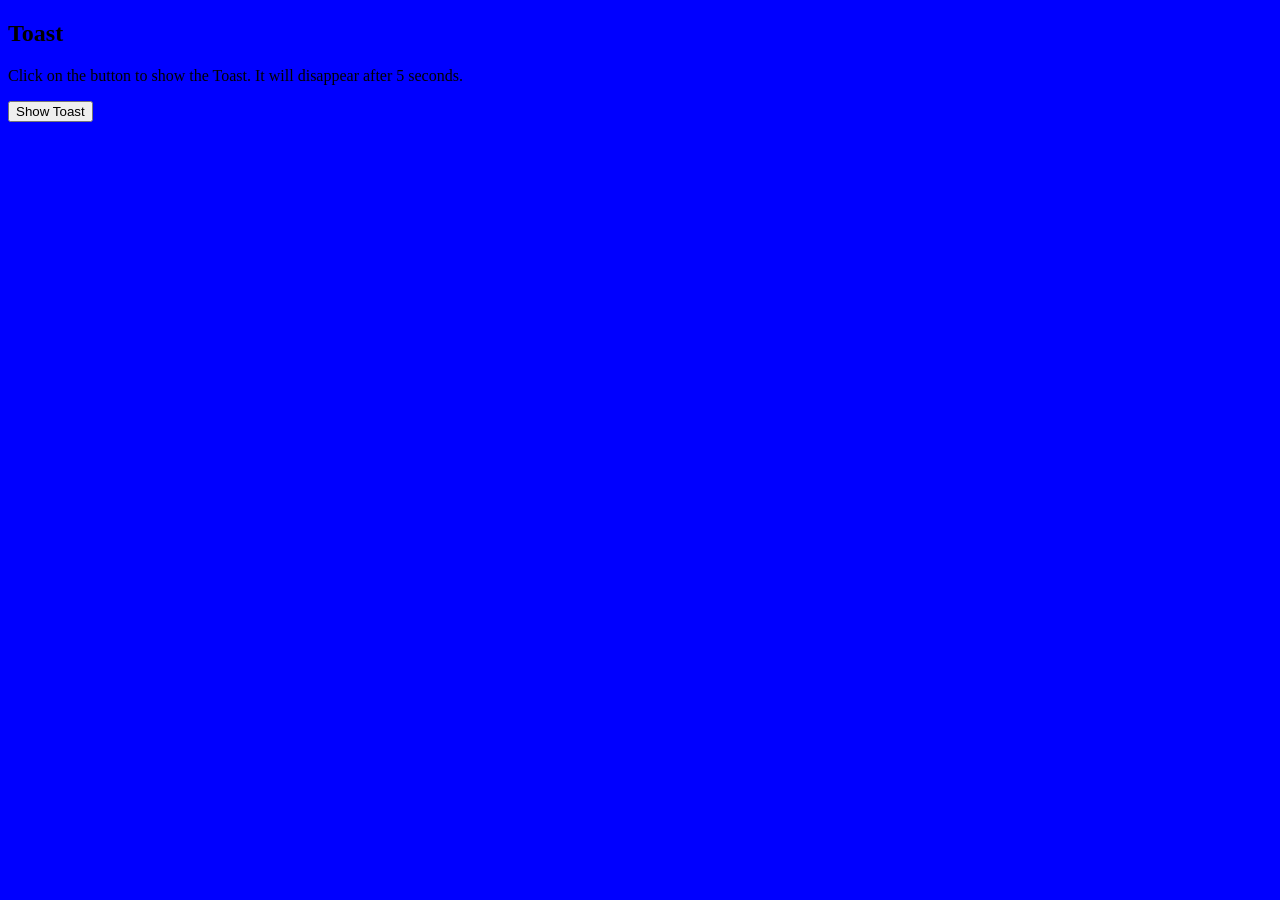
<file: static/sidebar-menu/message.html>
<!DOCTYPE html>
<html lang="en">
<head>
  <meta charset="UTF-8">
  <meta name="viewport" content="width=device-width, initial-scale=1.0">
  <title>Home</title>
  <link rel="stylesheet" href="message.css">
  <script type="text/javascript" src="message.js" defer></script>
</head>
<body style="background-color: blue;">
    <h2>Toast</h2>
    <p>Click on the button to show the Toast. It will disappear after 5 seconds.</p>

    <button onclick="launch_toast()">Show Toast</button>

    <div id="toast">
        <div id="img">
            <svg xmlns="http://www.w3.org/2000/svg" height="24px" viewBox="0 -960 960 960" width="24px" fill="#e8eaed"><path d="M200-80q-33 0-56.5-23.5T120-160v-560q0-33 23.5-56.5T200-800h40v-40q0-17 11.5-28.5T280-880q17 0 28.5 11.5T320-840v40h320v-40q0-17 11.5-28.5T680-880q17 0 28.5 11.5T720-840v40h40q33 0 56.5 23.5T840-720v560q0 33-23.5 56.5T760-80H200Zm0-80h560v-400H200v400Zm0-480h560v-80H200v80Zm0 0v-80 80Zm280 240q-17 0-28.5-11.5T440-440q0-17 11.5-28.5T480-480q17 0 28.5 11.5T520-440q0 17-11.5 28.5T480-400Zm-160 0q-17 0-28.5-11.5T280-440q0-17 11.5-28.5T320-480q17 0 28.5 11.5T360-440q0 17-11.5 28.5T320-400Zm320 0q-17 0-28.5-11.5T600-440q0-17 11.5-28.5T640-480q17 0 28.5 11.5T680-440q0 17-11.5 28.5T640-400ZM480-240q-17 0-28.5-11.5T440-280q0-17 11.5-28.5T480-320q17 0 28.5 11.5T520-280q0 17-11.5 28.5T480-240Zm-160 0q-17 0-28.5-11.5T280-280q0-17 11.5-28.5T320-320q17 0 28.5 11.5T360-280q0 17-11.5 28.5T320-240Zm320 0q-17 0-28.5-11.5T600-280q0-17 11.5-28.5T640-320q17 0 28.5 11.5T680-280q0 17-11.5 28.5T640-240Z"/></svg>
        </div>
        <div id="desc">A notification message..</div>
    </div>

<!-- http://jsfiddle.net/m8x1g0q8/ -->
</body>
</html>
</file>
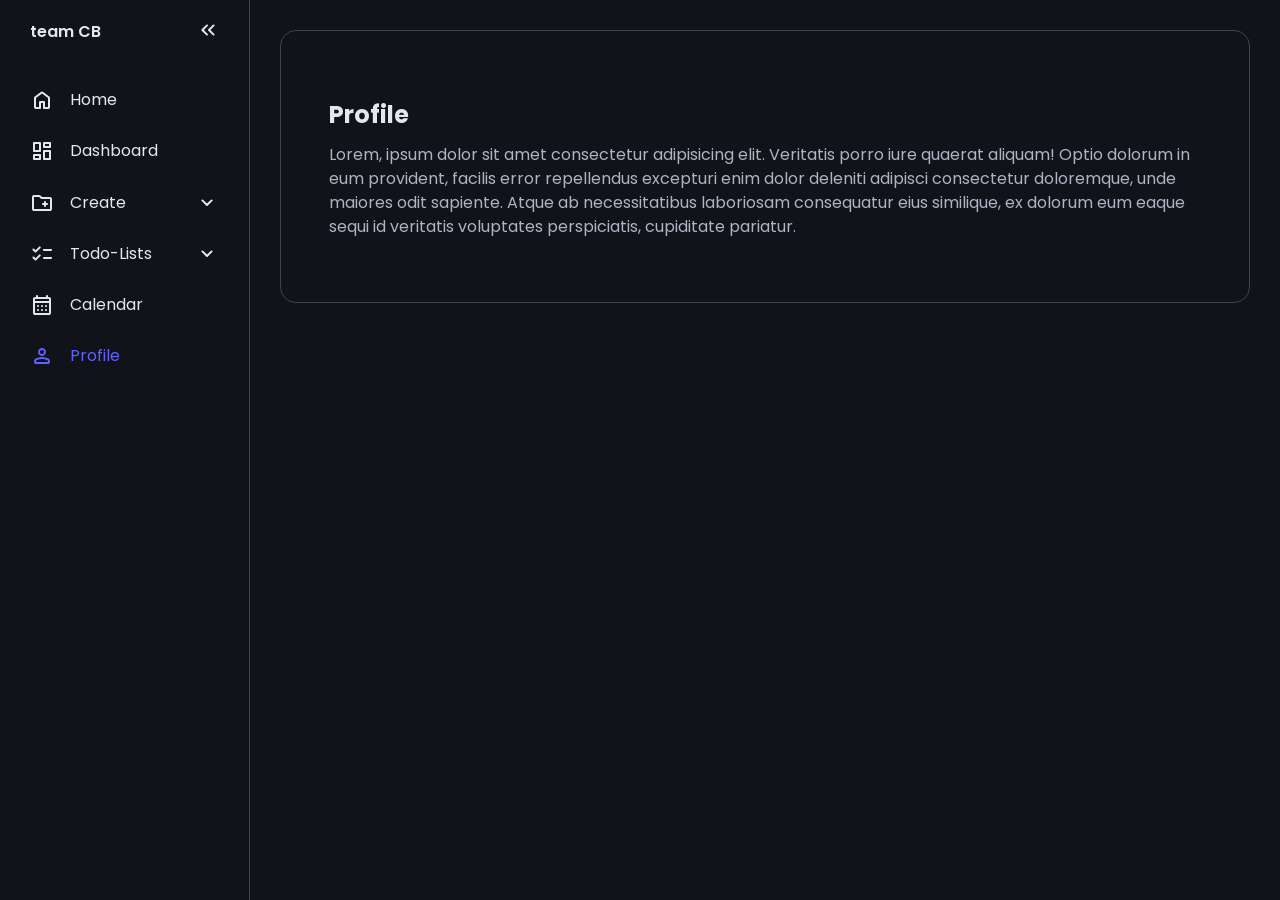
<file: static/sidebar-menu/profile.html>
<!DOCTYPE html>
<html lang="en">
<head>
  <meta charset="UTF-8">
  <meta name="viewport" content="width=device-width, initial-scale=1.0">
  <title>Profile</title>
  <link rel="stylesheet" href="style.css">
  <script type="text/javascript" src="app.js" defer></script>
</head>
<body>
  <nav id="sidebar">
    <ul>
      <li>
        <span class="logo">team CB</span>
        <button onclick=toggleSidebar() id="toggle-btn">
          <svg xmlns="http://www.w3.org/2000/svg" height="24px" viewBox="0 -960 960 960" width="24px" fill="#e8eaed"><path d="m313-480 155 156q11 11 11.5 27.5T468-268q-11 11-28 11t-28-11L228-452q-6-6-8.5-13t-2.5-15q0-8 2.5-15t8.5-13l184-184q11-11 27.5-11.5T468-692q11 11 11 28t-11 28L313-480Zm264 0 155 156q11 11 11.5 27.5T732-268q-11 11-28 11t-28-11L492-452q-6-6-8.5-13t-2.5-15q0-8 2.5-15t8.5-13l184-184q11-11 27.5-11.5T732-692q11 11 11 28t-11 28L577-480Z"/></svg>
        </button>
      </li>
      <li>
        <a href="index.html">
          <svg xmlns="http://www.w3.org/2000/svg" height="24px" viewBox="0 -960 960 960" width="24px" fill="#e8eaed"><path d="M240-200h120v-200q0-17 11.5-28.5T400-440h160q17 0 28.5 11.5T600-400v200h120v-360L480-740 240-560v360Zm-80 0v-360q0-19 8.5-36t23.5-28l240-180q21-16 48-16t48 16l240 180q15 11 23.5 28t8.5 36v360q0 33-23.5 56.5T720-120H560q-17 0-28.5-11.5T520-160v-200h-80v200q0 17-11.5 28.5T400-120H240q-33 0-56.5-23.5T160-200Zm320-270Z"/></svg>
          <span>Home</span>
        </a>
      </li>
      <li>
        <a href="dashboard.html">
          <svg xmlns="http://www.w3.org/2000/svg" height="24px" viewBox="0 -960 960 960" width="24px" fill="#e8eaed"><path d="M520-640v-160q0-17 11.5-28.5T560-840h240q17 0 28.5 11.5T840-800v160q0 17-11.5 28.5T800-600H560q-17 0-28.5-11.5T520-640ZM120-480v-320q0-17 11.5-28.5T160-840h240q17 0 28.5 11.5T440-800v320q0 17-11.5 28.5T400-440H160q-17 0-28.5-11.5T120-480Zm400 320v-320q0-17 11.5-28.5T560-520h240q17 0 28.5 11.5T840-480v320q0 17-11.5 28.5T800-120H560q-17 0-28.5-11.5T520-160Zm-400 0v-160q0-17 11.5-28.5T160-360h240q17 0 28.5 11.5T440-320v160q0 17-11.5 28.5T400-120H160q-17 0-28.5-11.5T120-160Zm80-360h160v-240H200v240Zm400 320h160v-240H600v240Zm0-480h160v-80H600v80ZM200-200h160v-80H200v80Zm160-320Zm240-160Zm0 240ZM360-280Z"/></svg>
          <span>Dashboard</span>
        </a>
      </li>
      <li>
        <button onclick=toggleSubMenu(this) class="dropdown-btn">
          <svg xmlns="http://www.w3.org/2000/svg" height="24px" viewBox="0 -960 960 960" width="24px" fill="#e8eaed"><path d="M160-160q-33 0-56.5-23.5T80-240v-480q0-33 23.5-56.5T160-800h207q16 0 30.5 6t25.5 17l57 57h320q33 0 56.5 23.5T880-640v400q0 33-23.5 56.5T800-160H160Zm0-80h640v-400H447l-80-80H160v480Zm0 0v-480 480Zm400-160v40q0 17 11.5 28.5T600-320q17 0 28.5-11.5T640-360v-40h40q17 0 28.5-11.5T720-440q0-17-11.5-28.5T680-480h-40v-40q0-17-11.5-28.5T600-560q-17 0-28.5 11.5T560-520v40h-40q-17 0-28.5 11.5T480-440q0 17 11.5 28.5T520-400h40Z"/></svg>
          <span>Create</span>
          <svg xmlns="http://www.w3.org/2000/svg" height="24px" viewBox="0 -960 960 960" width="24px" fill="#e8eaed"><path d="M480-361q-8 0-15-2.5t-13-8.5L268-556q-11-11-11-28t11-28q11-11 28-11t28 11l156 156 156-156q11-11 28-11t28 11q11 11 11 28t-11 28L508-372q-6 6-13 8.5t-15 2.5Z"/></svg>
        </button>
        <ul class="sub-menu">
          <div>
            <li><a href="#">Folder</a></li>
            <li><a href="#">Document</a></li>
            <li><a href="#">Project</a></li>
          </div>
        </ul>
      </li>
      <li>
        <button onclick=toggleSubMenu(this) class="dropdown-btn">
          <svg xmlns="http://www.w3.org/2000/svg" height="24px" viewBox="0 -960 960 960" width="24px" fill="#e8eaed"><path d="m221-313 142-142q12-12 28-11.5t28 12.5q11 12 11 28t-11 28L250-228q-12 12-28 12t-28-12l-86-86q-11-11-11-28t11-28q11-11 28-11t28 11l57 57Zm0-320 142-142q12-12 28-11.5t28 12.5q11 12 11 28t-11 28L250-548q-12 12-28 12t-28-12l-86-86q-11-11-11-28t11-28q11-11 28-11t28 11l57 57Zm339 353q-17 0-28.5-11.5T520-320q0-17 11.5-28.5T560-360h280q17 0 28.5 11.5T880-320q0 17-11.5 28.5T840-280H560Zm0-320q-17 0-28.5-11.5T520-640q0-17 11.5-28.5T560-680h280q17 0 28.5 11.5T880-640q0 17-11.5 28.5T840-600H560Z"/></svg>
          <span>Todo-Lists</span>
          <svg xmlns="http://www.w3.org/2000/svg" height="24px" viewBox="0 -960 960 960" width="24px" fill="#e8eaed"><path d="M480-361q-8 0-15-2.5t-13-8.5L268-556q-11-11-11-28t11-28q11-11 28-11t28 11l156 156 156-156q11-11 28-11t28 11q11 11 11 28t-11 28L508-372q-6 6-13 8.5t-15 2.5Z"/></svg>
        </button>
        <ul class="sub-menu">
          <div>
            <li><a href="#">Work</a></li>
            <li><a href="#">Private</a></li>
            <li><a href="#">Coding</a></li>
            <li><a href="#">Gardening</a></li>
            <li><a href="#">School</a></li>
          </div>
        </ul>
      </li>
      <li>
        <a href="calendar.html">
          <svg xmlns="http://www.w3.org/2000/svg" height="24px" viewBox="0 -960 960 960" width="24px" fill="#e8eaed"><path d="M200-80q-33 0-56.5-23.5T120-160v-560q0-33 23.5-56.5T200-800h40v-40q0-17 11.5-28.5T280-880q17 0 28.5 11.5T320-840v40h320v-40q0-17 11.5-28.5T680-880q17 0 28.5 11.5T720-840v40h40q33 0 56.5 23.5T840-720v560q0 33-23.5 56.5T760-80H200Zm0-80h560v-400H200v400Zm0-480h560v-80H200v80Zm0 0v-80 80Zm280 240q-17 0-28.5-11.5T440-440q0-17 11.5-28.5T480-480q17 0 28.5 11.5T520-440q0 17-11.5 28.5T480-400Zm-160 0q-17 0-28.5-11.5T280-440q0-17 11.5-28.5T320-480q17 0 28.5 11.5T360-440q0 17-11.5 28.5T320-400Zm320 0q-17 0-28.5-11.5T600-440q0-17 11.5-28.5T640-480q17 0 28.5 11.5T680-440q0 17-11.5 28.5T640-400ZM480-240q-17 0-28.5-11.5T440-280q0-17 11.5-28.5T480-320q17 0 28.5 11.5T520-280q0 17-11.5 28.5T480-240Zm-160 0q-17 0-28.5-11.5T280-280q0-17 11.5-28.5T320-320q17 0 28.5 11.5T360-280q0 17-11.5 28.5T320-240Zm320 0q-17 0-28.5-11.5T600-280q0-17 11.5-28.5T640-320q17 0 28.5 11.5T680-280q0 17-11.5 28.5T640-240Z"/></svg>
          <span>Calendar</span>
        </a>
      </li>
      <li class="active">
        <a href="profile.html">
          <svg xmlns="http://www.w3.org/2000/svg" height="24px" viewBox="0 -960 960 960" width="24px" fill="#e8eaed"><path d="M480-480q-66 0-113-47t-47-113q0-66 47-113t113-47q66 0 113 47t47 113q0 66-47 113t-113 47ZM160-240v-32q0-34 17.5-62.5T224-378q62-31 126-46.5T480-440q66 0 130 15.5T736-378q29 15 46.5 43.5T800-272v32q0 33-23.5 56.5T720-160H240q-33 0-56.5-23.5T160-240Zm80 0h480v-32q0-11-5.5-20T700-306q-54-27-109-40.5T480-360q-56 0-111 13.5T260-306q-9 5-14.5 14t-5.5 20v32Zm240-320q33 0 56.5-23.5T560-640q0-33-23.5-56.5T480-720q-33 0-56.5 23.5T400-640q0 33 23.5 56.5T480-560Zm0-80Zm0 400Z"/></svg>
          <span>Profile</span>
        </a>
      </li>
    </ul>
  </nav>
  <main>
    <div class="container">
      <h2>Profile</h2>
      <p>Lorem, ipsum dolor sit amet consectetur adipisicing elit. Veritatis porro iure quaerat aliquam! Optio dolorum in eum provident, facilis error repellendus excepturi enim dolor deleniti adipisci consectetur doloremque, unde maiores odit sapiente. Atque ab necessitatibus laboriosam consequatur eius similique, ex dolorum eum eaque sequi id veritatis voluptates perspiciatis, cupiditate pariatur.</p>
    </div>
  </main>
</body>
</html>
</file>
<file: static/authentication/style.css>
body{
	margin: 0;
	padding: 0;
	display: flex;
	justify-content: center;
	align-items: center;
	min-height: 100vh;
	font-family: 'Jost', sans-serif;
	background: linear-gradient(to bottom, #0f0c29, #302b63, #24243e);
}
.main{
	width: 350px;
	height: 500px;
	background: rgb(93, 6, 151);
	overflow: hidden;
	/* background: url("https://doc-08-2c-docs.googleusercontent.com/docs/securesc/68c90smiglihng9534mvqmq1946dmis5/fo0picsp1nhiucmc0l25s29respgpr4j/1631524275000/03522360960922298374/03522360960922298374/1Sx0jhdpEpnNIydS4rnN4kHSJtU1EyWka?e=view&authuser=0&nonce=gcrocepgbb17m&user=03522360960922298374&hash=tfhgbs86ka6divo3llbvp93mg4csvb38") no-repeat center/ cover; */
	border-radius: 30px;
	box-shadow: 5px 20px 50px #000;
}
#chk{
	display: none;
}
.signup{
	position: relative;
	width:100%;
	height: 100%;
}
label{
	color: #fff;
	font-size: 2.3em;
	justify-content: center;
	display: flex;
	margin: 50px;
	font-weight: bold;
	cursor: pointer;
	transition: .5s ease-in-out;
}
input{
	width: 60%;
	height: 10px;
	background: #e0dede;
	justify-content: center;
	display: flex;
	margin: 20px auto;
	padding: 12px;
	border: none;
	outline: none;
	border-radius: 5px;
}
button{
	width: 60%;
	height: 40px;
	margin: 10px auto;
	justify-content: center;
	display: block;
	color: #fff;
	background: #573b8a;
	font-size: 1em;
	font-weight: bold;
	margin-top: 30px;
	outline: none;
	border: none;
	border-radius: 5px;
	transition: .2s ease-in;
	cursor: pointer;
}
button:hover{
	background: #6d44b8;
}
.login{
	height: 460px;
	background: #eee;
	border-radius: 60% / 10%;
	transform: translateY(-180px);
	transition: .8s ease-in-out;
}
.login label{
	color: #573b8a;
	transform: scale(.6);
}

#chk:checked ~ .login{
	transform: translateY(-500px);
}
#chk:checked ~ .login label{
	transform: scale(1);	
}
#chk:checked ~ .signup label{
	transform: scale(.6);
}
</file>
<file: static/sidebar-menu/style.css>
@import url('https://fonts.googleapis.com/css2?family=Poppins:ital,wght@0,100;0,200;0,300;0,400;0,500;0,600;0,700;0,800;0,900;1,100;1,200;1,300;1,400;1,500;1,600;1,700;1,800;1,900&display=swap');
:root{
  --base-clr: #11121a;
  --line-clr: #42434a;
  --hover-clr: #222533;
  --text-clr: #e6e6ef;
  --accent-clr: #5e63ff;
  --secondary-text-clr: #b0b3c1;
}
*{
  margin: 0;
  padding: 0;
}
html{
  font-family: Poppins, 'Segoe UI', Tahoma, Geneva, Verdana, sans-serif;
  line-height: 1.5rem;
}
body{
  min-height: 100vh;
  min-height: 100dvh;
  background-color: var(--base-clr);
  color: var(--text-clr);
  display: grid;
  grid-template-columns: auto 1fr;
}
#sidebar{
  box-sizing: border-box;
  height: 100vh;
  width: 250px;
  padding: 5px 1em;
  background-color: var(--base-clr);
  border-right: 1px solid var(--line-clr);

  position: sticky;
  top: 0;
  align-self: start;
  transition: 300ms ease-in-out;
  overflow: hidden;
  text-wrap: nowrap;
}
#sidebar.close{
  padding: 5px;
  width: 60px;
}
#sidebar ul{
  list-style: none;
}
#sidebar > ul > li:first-child{
  display: flex;
  justify-content: flex-end;
  margin-bottom: 16px;
  .logo{
    font-weight: 600;
  }
}
#sidebar ul li.active a{
  color: var(--accent-clr);

  svg{
    fill: var(--accent-clr);
  }
}

#sidebar a, #sidebar .dropdown-btn, #sidebar .logo{
  border-radius: .5em;
  padding: .85em;
  text-decoration: none;
  color: var(--text-clr);
  display: flex;
  align-items: center;
  gap: 1em;
}
.dropdown-btn{
  width: 100%;
  text-align: left;
  background: none;
  border: none;
  font: inherit;
  cursor: pointer;
}
#sidebar svg{
  flex-shrink: 0;
  fill: var(--text-clr);
}
#sidebar a span, #sidebar .dropdown-btn span{
  flex-grow: 1;
}
#sidebar a:hover, #sidebar .dropdown-btn:hover{
  background-color: var(--hover-clr);
}
#sidebar .sub-menu{
  display: grid;
  grid-template-rows: 0fr;
  transition: 300ms ease-in-out;

  > div{
    overflow: hidden;
  }
}
#sidebar .sub-menu.show{
  grid-template-rows: 1fr;
}
.dropdown-btn svg{
  transition: 200ms ease;
}
.rotate svg:last-child{
  rotate: 180deg;
}
#sidebar .sub-menu a{
  padding-left: 2em;
}
#toggle-btn{
  margin-left: auto;
  padding: 1em;
  border: none;
  border-radius: .5em;
  background: none;
  cursor: pointer;

  svg{
    transition: rotate 150ms ease;
  }
}
#toggle-btn:hover{
  background-color: var(--hover-clr);
}

main{
  padding: min(30px, 7%);
}
main p{
  color: var(--secondary-text-clr);
  margin-top: 5px;
  margin-bottom: 15px;
}
.container{
  border: 1px solid var(--line-clr);
  border-radius: 1em;
  margin-bottom: 20px;
  padding: min(3em, 15%);

  h2, p { margin-top: 1em }
}

@media(max-width: 800px){
  body{
    grid-template-columns: 1fr;
  }
  main{
    padding: 2em 1em 60px 1em;
  }
  .container{
    border: none;
    padding: 0;
  }
  #sidebar{
    height: 60px;
    width: 100%;
    border-right: none;
    border-top: 1px solid var(--line-clr);
    padding: 0;
    position: fixed;
    top: unset;
    bottom: 0;

    > ul{
      padding: 0;
      display: grid;
      grid-auto-columns: 60px;
      grid-auto-flow: column;
      align-items: center;
      overflow-x: scroll;
    }
    ul li{
      height: 100%;
    }
    ul a, ul .dropdown-btn{
      width: 60px;
      height: 60px;
      padding: 0;
      border-radius: 0;
      justify-content: center;
    }

    ul li span, ul li:first-child, .dropdown-btn svg:last-child{
      display: none;
    }

    ul li .sub-menu.show{
      position: fixed;
      bottom: 60px;
      left: 0;
      box-sizing: border-box;
      height: 60px;
      width: 100%;
      background-color: var(--hover-clr);
      border-top: 1px solid var(--line-clr);
      display: flex;
      justify-content: center;

      > div{
        overflow-x: auto;
      }
      li{
        display: inline-flex;
      }
      a{
        box-sizing: border-box;
        padding: 1em;
        width: auto;
        justify-content: center;
      }
    }
  }
}
</file>
<file: static/sidebar-menu/message.css>
#toast {
    visibility: hidden;
    max-width: 50px;
    height: 50px;
    margin-left: -125px;
    margin: auto;
    background-color: #333;
    color: #fff;
    text-align: center;
    border-radius: 2px;
    position: fixed;
    z-index: 1;
    left: 0;right:0;
    bottom: 30px;
    font-size: 17px;
    white-space: nowrap;
    display: inline-flex;
}
#toast #img{
    width: 50px;
    height: 50px;
    float: left;
    padding-top: 16px;
    padding-bottom: 16px;
    box-sizing: border-box;
    background-color: #111;
    color: #fff;
    position: absolute;
    z-index: 3;
}
#toast #desc {
    color: #fff;
    padding: 16px;
    overflow: hidden;
    position: relative;
    white-space: nowrap;
    z-index: 2;
}

#toast.show {
    visibility: visible;
    -webkit-animation: fadein 0.5s, expand 0.5s 0.5s,stay 3s 1s, shrink 0.5s 2s, fadeout 0.5s 2.5s;
    animation: fadein 0.5s, expand 0.5s 0.5s,stay 3s 1s, shrink 0.5s 4s, fadeout 0.5s 4.5s;
}

#desc.show {
    padding-left: 50px;
}

@-webkit-keyframes fadein {
    from {bottom: 0; opacity: 0;} 
    to {bottom: 30px; opacity: 1;}
}

@keyframes fadein {
    from {bottom: 0; opacity: 0;}
    to {bottom: 30px; opacity: 1;}
}

@-webkit-keyframes expand {
    from {min-width: 50px} 
    to {min-width: 350px}
}

@keyframes expand {
    from {min-width: 50px}
    to {min-width: 350px}
}
@-webkit-keyframes stay {
    from {min-width: 350px} 
    to {min-width: 350px}
}

@keyframes stay {
    from {min-width: 350px}
    to {min-width: 350px}
}
@-webkit-keyframes shrink {
    from {min-width: 350px;} 
    to {min-width: 50px;}
}

@keyframes shrink {
    from {min-width: 350px;} 
    to {min-width: 50px;}
}

@-webkit-keyframes fadeout {
    from {bottom: 30px; opacity: 1;} 
    to {bottom: 60px; opacity: 0;}
}

@keyframes fadeout {
    from {bottom: 30px; opacity: 1;}
    to {bottom: 60px; opacity: 0;}
}
</file>
<file: static/tests/style.css>
body{
	margin: 0;
	padding: 0;
	display: flex;
	justify-content: center;
	align-items: center;
	min-height: 100vh;
	font-family: 'Jost', sans-serif;
	background: linear-gradient(to bottom, #0f0c29, #302b63, #24243e);
}

div.btn-container{
    display: inline-block;
    position: absolute;
    top: 50%;
    left: 50%;
}

label {
    font-size: 13px;
    color: #424242;
    font-weight: 500;
}

.btn-color-mode-switch{
    display: inline-block;
    margin: 0px;
    position: absolute;
    height: 50%;
    width: 50%;
}

.btn-color-mode-switch > label.btn-color-mode-switch-inner{
    margin: 0px;
    padding: 0px;
    width: 140px;
    height: 30px;
    background: #E0E0E0;
    border-radius: 26px;
    overflow: hidden;
    position: relative;
    transition: all 0.3s ease;
    display: block;
}

.btn-color-mode-switch > label.btn-color-mode-switch-inner:before{
    content: attr(data-on);
    position: absolute;
    font-size: 12px;
    font-weight: 500;
    top: 7px;
    right: 20px;

}

.btn-color-mode-switch > label.btn-color-mode-switch-inner:after{
    content: attr(data-off);
    width: 70px;
    height: 16px;
    background: #fff;
    border-radius: 26px;
    position: absolute;
    left: 2px;
    top: 2px;
    text-align: center;
    transition: all 0.3s ease;
    box-shadow: 0px 0px 6px -2px #111;
    padding: 5px 0px;
}

.btn-color-mode-switch input[type="checkbox"]{
    cursor: pointer;
    width: 50px;
    height: 25px;
    opacity: 0;
    position: absolute;
    top: 0;
    z-index: 1;
    margin: 0px;
}

.btn-color-mode-switch input[type="checkbox"]:checked + label.btn-color-mode-switch-inner{
    background: #151515;
    color: #fff;
}

.btn-color-mode-switch input[type="checkbox"]:checked + label.btn-color-mode-switch-inner:after{
    content: attr(data-on);
    left: 68px;
    background: #3c3c3c;
}

.btn-color-mode-switch input[type="checkbox"]:checked + label.btn-color-mode-switch-inner:before{
    content: attr(data-off);
    right: auto;
    left: 20px;
}

.btn-color-mode-switch input[type="checkbox"]:checked + label.btn-color-mode-switch-inner{
    background: #66BB6A;
    color: #fff;
}

.dark-preview{
    background: #0d0d0d;
}

.dark-preview div.btn-container{
    color: #777;
}

.dark-preview div.btn-container{
    color: #fff;
    text-shadow: 0px 0px 11px #fff;
}

.white-preview{
    background: #ffffff;
}

.white-preview div.btn-container{
    color: #777;
}

.dark-preview{
    color: #777;
}

.white-preview{
    color: #000;
}
</file>
<file: static/sidebar-menu/alert-messages/style.css>
* {
    border: 0;
    box-sizing: border-box;
    margin: 0;
    padding: 0;
  }
  :root {
    --hue: 223;
    --bg: hsl(var(--hue),10%,90%);
    --fg: hsl(var(--hue),10%,10%);
    --transDur: 0.15s;
    font-size: calc(16px + (24 - 16) * (100vw - 320px) / (1280 - 320));
  }
  body,
  button {
    color: var(--fg);
    font: 1em/1.5 "DM Sans", "Helvetica Neue", Helvetica, sans-serif;
  }
  body {
    background-color: var(--bg);
    height: 100vh;
    display: grid;
    place-items: center;
    transition: background-color var(--transDur);
  }
  .notification {
    padding-bottom: 0.75em;
    position: fixed;
    top: 1.5em;
    right: 1.5em;
    width: 18.75em;
    max-width: calc(100% - 3em);
    transition: transform 0.15s ease-out;
    -webkit-user-select: none;
    -moz-user-select: none;
    user-select: none;
  }
  .notification__box,
  .notification__content,
  .notification__btns {
    display: flex;
  }
  .notification__box,
  .notification__content {
    align-items: center;
  }
  .notification__box {
    animation: flyIn 0.3s ease-out;
    background-color: hsl(0,0%,100%);
    border-radius: 0.75em;
    box-shadow: 0 0.5em 1em hsla(var(--hue),10%,10%,0.1);
    height: 4em;
    transition:
      background-color var(--transDur),
      color var(--transDur);
  }
  .notification--out .notification__box {
    animation: flyOut 0.3s ease-out forwards;
  }
  .notification__content {
    padding: 0.375em 1em;
    width: 100%;
    height: 100%;
  }
  .notification__icon {
    flex-shrink: 0;
    margin-right: 0.75em;
    width: 2em;
    height: 2em;
  }
  .notification__icon-svg {
    width: 100%;
    height: auto;
  }
  .notification__text {
    line-height: 1.333;
  }
  .notification__text-title {
    font-size: 0.75em;
    font-weight: bold;
  }
  .notification__text-subtitle {
    font-size: 0.6em;
    opacity: 0.75;
  }
  .notification__btns {
    box-shadow: -1px 0 0 hsla(var(--hue),10%,10%,0.15);
    flex-direction: column;
    flex-shrink: 0;
    min-width: 4em;
    height: 100%;
    transition: box-shadow var(--transDur);
  }
  .notification__btn {
    background-color: transparent;
    box-shadow: 0 0 0 hsla(var(--hue),10%,10%,0.5) inset;
    font-size: 0.6em;
    line-height: 1;
    font-weight: 500;
    height: 100%;
    padding: 0 0.5rem;
    transition:
      background-color var(--transDur),
      color var(--transDur);
    -webkit-appearance: none;
    appearance: none;
    -webkit-tap-highlight-color: transparent;
  }
  .notification__btn-text {
    display: inline-block;
    pointer-events: none;
  }
  .notification__btn:first-of-type {
    border-radius: 0 0.75rem 0 0;
  }
  .notification__btn:last-of-type {
    border-radius: 0 0 0.75rem 0;
  }
  .notification__btn:only-child {
    border-radius: 0 0.75rem 0.75rem 0;
  }
  .notification__btn + .notification__btn {
    box-shadow: 0 -1px 0 hsla(var(--hue),10%,10%,0.15);
    font-weight: 400;
  }
  .notification__btn:active,
  .notification__btn:focus {
    background-color: hsl(var(--hue),10%,95%);
  }
  .notification__btn:focus {
    outline: transparent;
  }
  
  @supports selector(:focus-visible) {
    .notification__btn:focus {
      background-color: transparent;
    }
    .notification__btn:focus-visible,
    .notification__btn:active {
      background-color: hsl(var(--hue),10%,95%);
    }
  }
  
  /* Dark theme */
  @media (prefers-color-scheme: dark) {
    :root {
      --bg: hsl(var(--hue),10%,10%);
      --fg: hsl(var(--hue),10%,90%);
    }
    .notification__box {
      background-color: hsl(var(--hue),10%,30%);
    }
    .notification__btns {
      box-shadow: -1px 0 0 hsla(var(--hue),10%,90%,0.15);
    }
    .notification__btn + .notification__btn {
      box-shadow: 0 -1px 0 hsla(var(--hue),10%,90%,0.15);
    }
    .notification__btn:active,
    .notification__btn:focus {
      background-color: hsl(var(--hue),10%,35%);
    }
  
    @supports selector(:focus-visible) {
      .notification__btn:focus {
        background-color: transparent;
      }
      .notification__btn:focus-visible,
      .notification__btn:active {
        background-color: hsl(var(--hue),10%,35%);
      }
    }
  }
  
  /* Animations */
  @keyframes flyIn {
    from {
      transform: translateX(calc(100% + 1.5em));
    }
    to {
      transform: translateX(0);
    }
  }
  @keyframes flyOut {
    from {
      transform: translateX(0);
    }
    to {
      transform: translateX(calc(100% + 1.5em));
    }
  }
</file>
